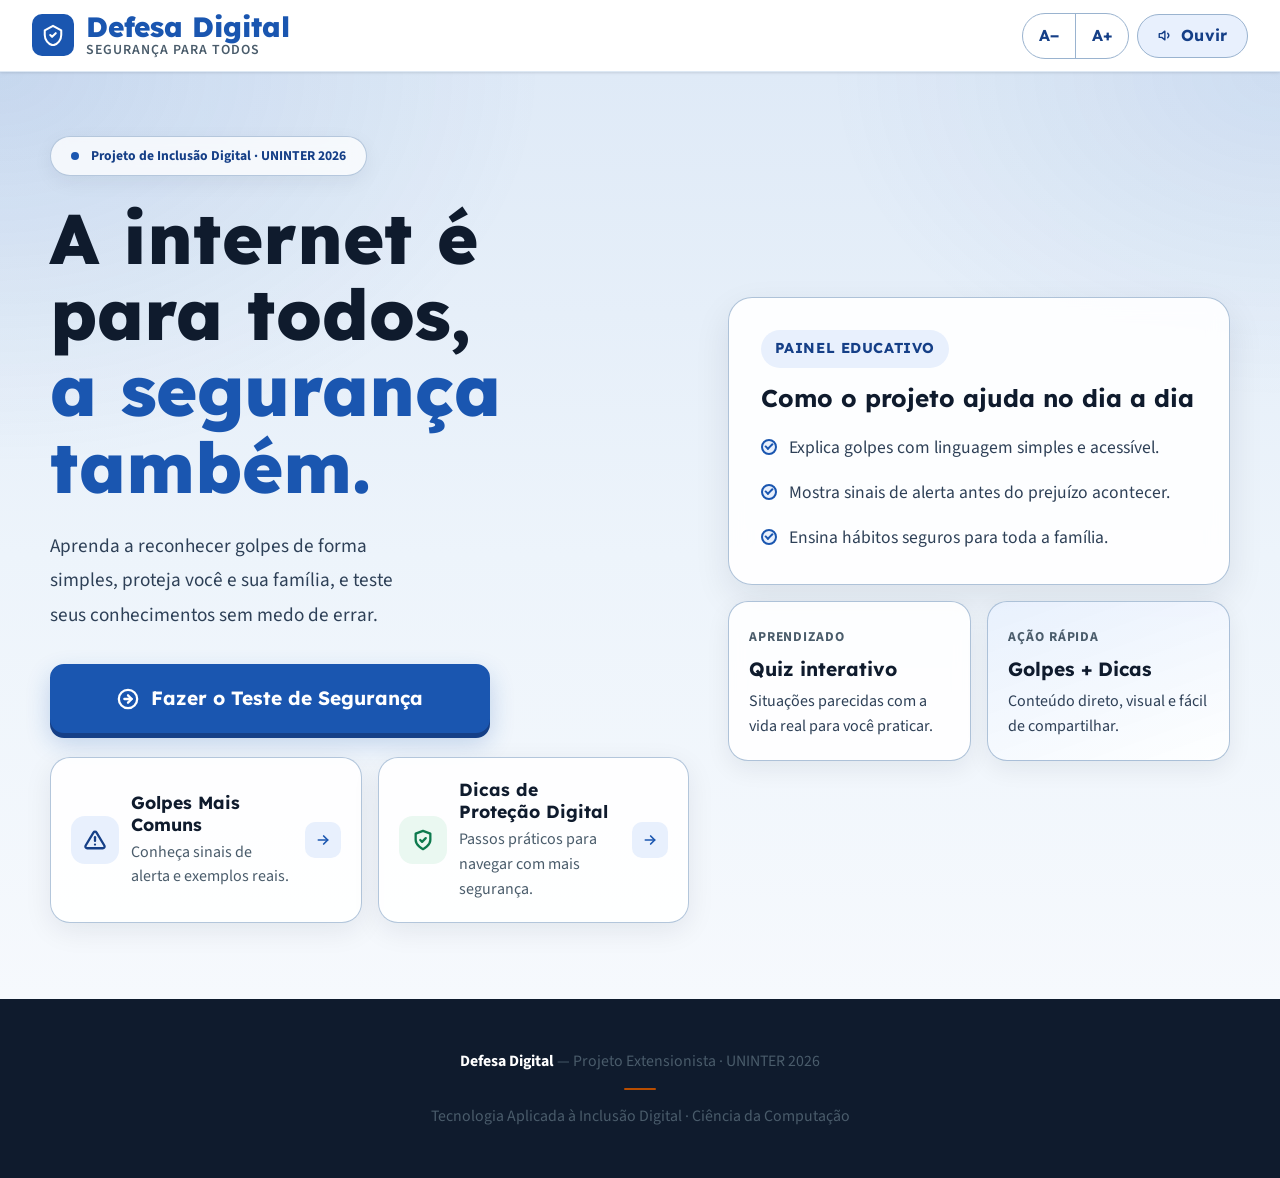
<file: index.html>
<!DOCTYPE html>
<html lang="pt-BR">
<head>
  <meta charset="UTF-8">
  <meta name="viewport" content="width=device-width, initial-scale=1.0">
  <title>Defesa Digital — Segurança para Todos</title>
  <meta name="description" content="Aprenda a reconhecer golpes digitais e proteja você e sua família. Projeto extensionista UNINTER 2026.">
  <link rel="stylesheet" href="css/base.css">
  <link rel="stylesheet" href="css/layout.css">
  <link rel="stylesheet" href="css/components.css">
  <link rel="stylesheet" href="css/index.css">
</head>
<body>

<header class="site-header">
  <a class="logo" href="#">
    <div class="logo-icon" aria-hidden="true">
      <svg width="22" height="22" viewBox="0 0 24 24" fill="none" stroke="#ffffff" stroke-width="2.2" stroke-linecap="round" stroke-linejoin="round">
        <path d="M12 2L3 7v5c0 5.25 3.75 10.15 9 11.25C17.25 22.15 21 17.25 21 12V7L12 2z"/>
        <polyline points="9 12 11 14 15 10"/>
      </svg>
    </div>
    <div class="logo-text">
      Defesa Digital
      <small>Segurança para Todos</small>
    </div>
  </a>
  <div class="header-actions">
    <div class="font-controls" aria-label="Tamanho da fonte">
      <button class="font-btn" onclick="changeFontSize(-1)" aria-label="Diminuir fonte" title="Diminuir fonte">A−</button>
      <button class="font-btn" onclick="changeFontSize(1)"  aria-label="Aumentar fonte" title="Aumentar fonte">A+</button>
    </div>
    <!-- Em index.html, quiz.html, golpes.html, dicas.html -->
<button class="tts-btn" id="tts-btn" onclick="toggleTTS()" aria-label="Ouvir conteúdo desta página">
  <svg width="15" height="15" viewBox="0 0 24 24" fill="none" stroke="currentColor" stroke-width="2.2" stroke-linecap="round" stroke-linejoin="round" aria-hidden="true">
    <polygon points="11 5 6 9 2 9 2 15 6 15 11 19 11 5"/>
    <path d="M15.54 8.46a5 5 0 0 1 0 7.07"/>
  </svg>
  <span class="btn-label">Ouvir</span>
</button>
  </div>
</header>

<main>
  <section class="hero hero-dashboard">
    <div class="hero-shell">

      <!-- Coluna esquerda: copy + CTA + cards de navegação -->
      <div class="hero-copy">
        <div class="alert-meter">
          <span class="alert-dot"></span>
          <span class="alert-meter-text">Projeto de Inclusão Digital · UNINTER 2026</span>
        </div>

        <h1>A internet é para todos,<br><em>a segurança também.</em></h1>

        <p class="hero-lead">
          Aprenda a reconhecer golpes de forma simples, proteja você e sua família,
          e teste seus conhecimentos sem medo de errar.
        </p>

        <div class="hero-actions-stacked">
          <a href="quiz.html" class="btn-hero-primary">
            <svg width="22" height="22" viewBox="0 0 24 24" fill="none" stroke="currentColor" stroke-width="2.5" stroke-linecap="round" stroke-linejoin="round" aria-hidden="true">
              <circle cx="12" cy="12" r="10"/>
              <polyline points="12 8 16 12 12 16"/>
              <line x1="8" y1="12" x2="16" y2="12"/>
            </svg>
            Fazer o Teste de Segurança
          </a>
        </div>

        <div class="hero-feature-grid" aria-label="Acessos rápidos">
          <a href="golpes.html" class="feature-card feature-card-alert">
            <div class="feature-card-icon" aria-hidden="true">
              <svg width="22" height="22" viewBox="0 0 24 24" fill="none" stroke="currentColor" stroke-width="2.5" stroke-linecap="round" stroke-linejoin="round"><path d="M10.29 3.86L1.82 18a2 2 0 0 0 1.71 3h16.94a2 2 0 0 0 1.71-3L13.71 3.86a2 2 0 0 0-3.42 0z"/><line x1="12" y1="9" x2="12" y2="13"/><line x1="12" y1="17" x2="12.01" y2="17"/></svg>
            </div>
            <div class="feature-card-body">
              <strong>Golpes Mais Comuns</strong>
              <span>Conheça sinais de alerta e exemplos reais.</span>
            </div>
            <span class="feature-card-arrow" aria-hidden="true">
              <svg width="16" height="16" viewBox="0 0 24 24" fill="none" stroke="currentColor" stroke-width="2.5" stroke-linecap="round" stroke-linejoin="round"><line x1="5" y1="12" x2="19" y2="12"/><polyline points="13 6 19 12 13 18"/></svg>
            </span>
          </a>

          <a href="dicas.html" class="feature-card feature-card-safe">
            <div class="feature-card-icon" aria-hidden="true">
              <svg width="22" height="22" viewBox="0 0 24 24" fill="none" stroke="currentColor" stroke-width="2.5" stroke-linecap="round" stroke-linejoin="round"><path d="M12 22s8-4 8-10V5l-8-3-8 3v7c0 6 8 10 8 10z"/><polyline points="9 12 11 14 15 10"/></svg>
            </div>
            <div class="feature-card-body">
              <strong>Dicas de Proteção Digital</strong>
              <span>Passos práticos para navegar com mais segurança.</span>
            </div>
            <span class="feature-card-arrow" aria-hidden="true">
              <svg width="16" height="16" viewBox="0 0 24 24" fill="none" stroke="currentColor" stroke-width="2.5" stroke-linecap="round" stroke-linejoin="round"><line x1="5" y1="12" x2="19" y2="12"/><polyline points="13 6 19 12 13 18"/></svg>
            </span>
          </a>
        </div>
      </div>

      <!-- Coluna direita: painel educativo -->
      <aside class="hero-panel" aria-label="Resumo educativo">
        <div class="hero-panel-main">
          <div class="panel-badge">Painel Educativo</div>
          <h2>Como o projeto ajuda no dia a dia</h2>
          <ul class="panel-checklist">
            <li>Explica golpes com linguagem simples e acessível.</li>
            <li>Mostra sinais de alerta antes do prejuízo acontecer.</li>
            <li>Ensina hábitos seguros para toda a família.</li>
          </ul>
        </div>

        <div class="hero-panel-stats">
          <div class="mini-panel">
            <span class="mini-panel-label">Aprendizado</span>
            <strong>Quiz interativo</strong>
            <p>Situações parecidas com a vida real para você praticar.</p>
          </div>
          <div class="mini-panel mini-panel-accent">
            <span class="mini-panel-label">Ação rápida</span>
            <strong>Golpes + Dicas</strong>
            <p>Conteúdo direto, visual e fácil de compartilhar.</p>
          </div>
        </div>
      </aside>

    </div>
  </section>
</main>

<footer class="site-footer">
  <strong>Defesa Digital</strong> — Projeto Extensionista · UNINTER 2026
  <div class="footer-divider"></div>
  Tecnologia Aplicada à Inclusão Digital · Ciência da Computação
</footer>

<script src="js/modal.js"></script>
<script src="js/dicas.js"></script>
<script src="js/app.js"></script>
<script src="js/tts.js"></script>

<script>
/* Tamanho de fonte */
let fontSize = 100;
function changeFontSize(dir) {
  fontSize = Math.min(140, Math.max(80, fontSize + dir * 10));
  document.documentElement.style.fontSize = fontSize + '%';
}
</script>

</body>
</html>
</file>
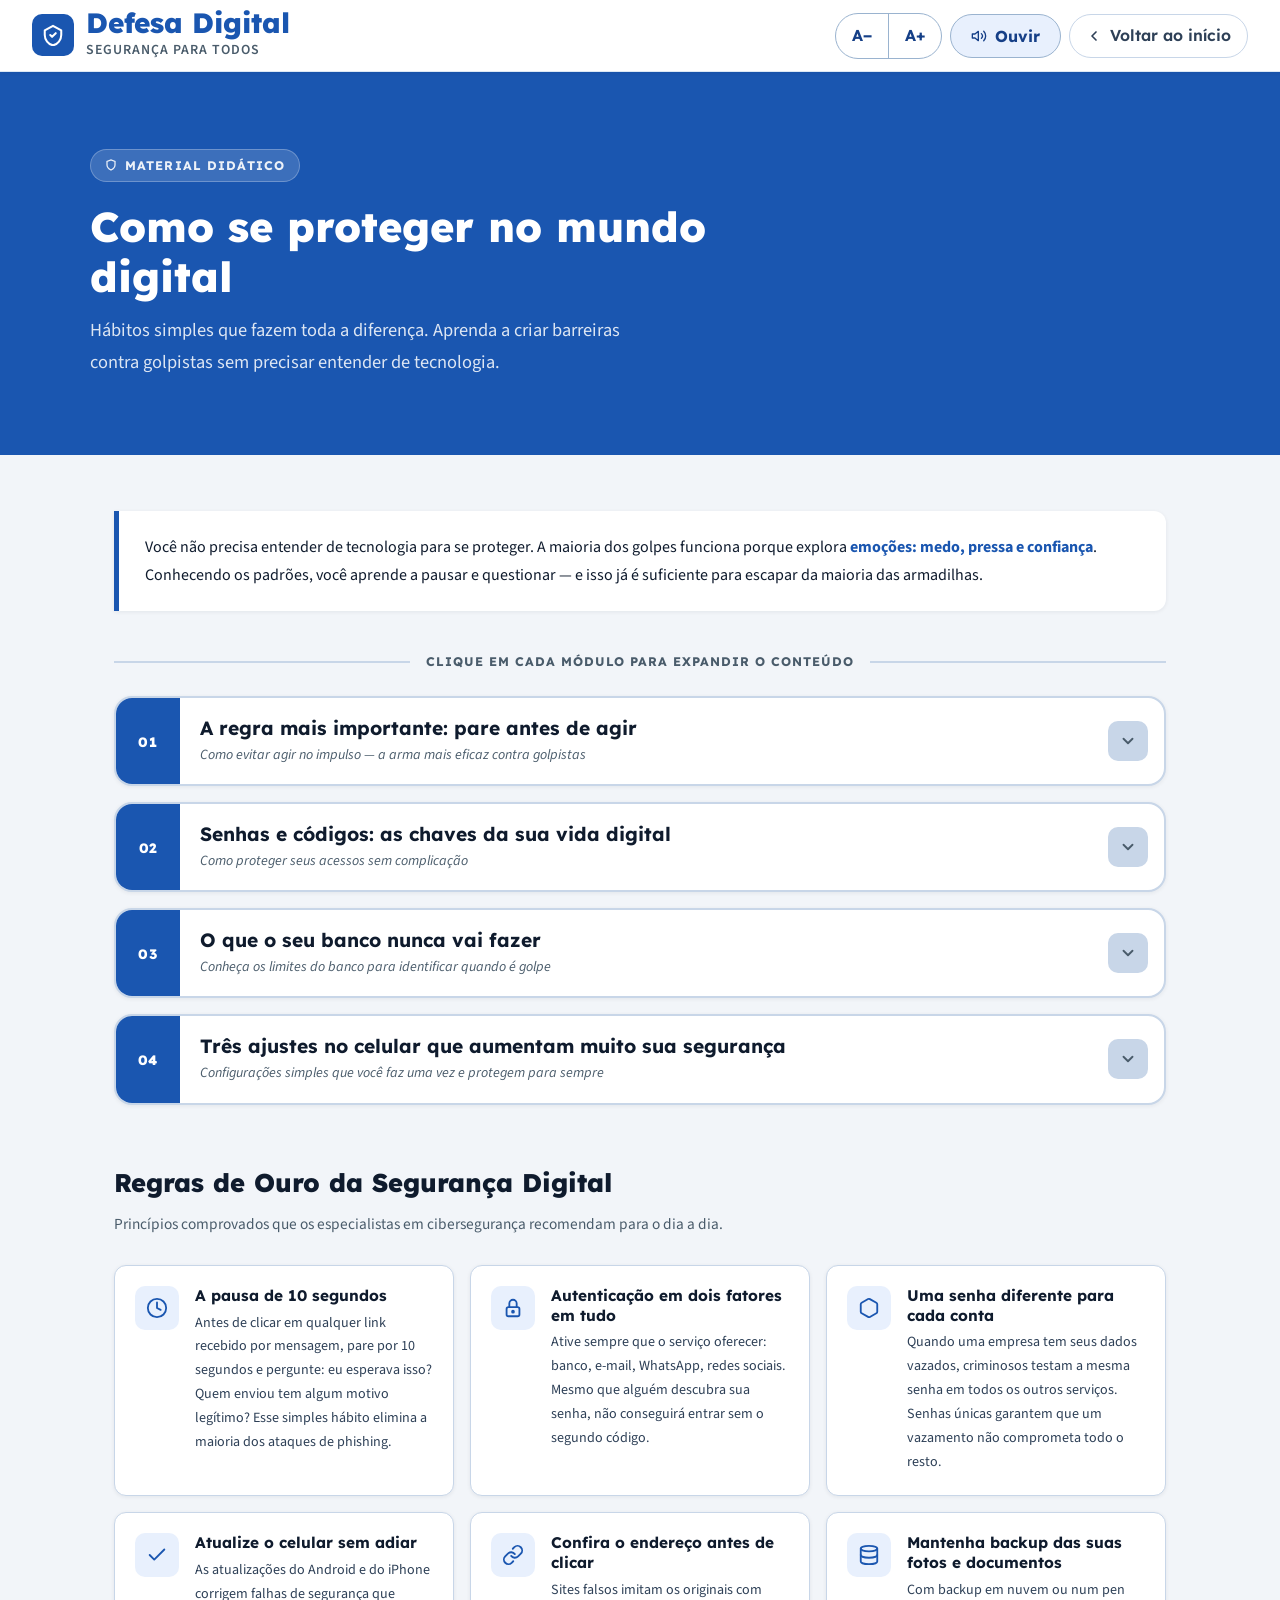
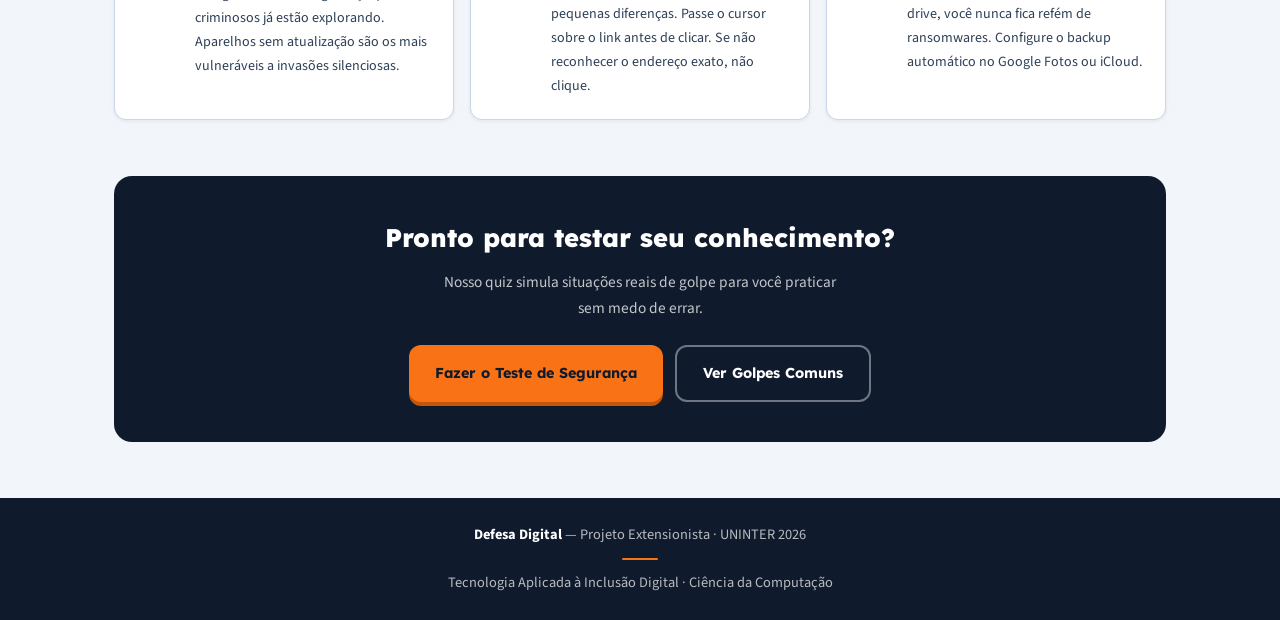
<file: dicas.html>
<!DOCTYPE html>
<html lang="pt-BR">
<head>
  <meta charset="UTF-8">
  <meta name="viewport" content="width=device-width, initial-scale=1.0">
  <title>Dicas de Proteção — Defesa Digital · UNINTER 2026</title>
  <meta name="description" content="Material didático sobre segurança digital: aprenda a proteger seus dados, senhas e contas de forma prática e acessível.">
  <link rel="preconnect" href="https://fonts.googleapis.com">
  <link rel="preconnect" href="https://fonts.gstatic.com" crossorigin>
  <link href="https://fonts.googleapis.com/css2?family=Lexend:wght@400;500;600;700;800&family=Source+Sans+3:wght@400;500;600;700&display=swap" rel="stylesheet">
  <link rel="stylesheet" href="css/shared-header.css">
  <link rel="stylesheet" href="css/dicas.css">
</head>
<body>

<header class="site-header">
  <a class="logo-link" href="index.html">
    <div class="logo-mark" aria-hidden="true">
      <svg width="22" height="22" viewBox="0 0 24 24" fill="none" stroke="#ffffff" stroke-width="2.2" stroke-linecap="round" stroke-linejoin="round">
        <path d="M12 2L3 7v5c0 5.25 3.75 10.15 9 11.25C17.25 22.15 21 17.25 21 12V7L12 2z"/>
        <polyline points="9 12 11 14 15 10"/>
      </svg>
    </div>
    <div>
      <div class="logo-title">Defesa Digital</div>
      <span class="logo-sub">Segurança para Todos</span>
    </div>
  </a>
  <div class="header-right">
    <div class="font-controls" aria-label="Tamanho da fonte">
      <button class="font-btn" onclick="changeFontSize(-1)" aria-label="Diminuir fonte" title="Diminuir fonte">A−</button>
      <button class="font-btn" onclick="changeFontSize(1)" aria-label="Aumentar fonte" title="Aumentar fonte">A+</button>
    </div>
    <button class="tts-btn" id="tts-btn" onclick="toggleTTS()" aria-label="Ouvir conteúdo desta página">
      <svg width="16" height="16" viewBox="0 0 24 24" fill="none" stroke="currentColor" stroke-width="2" stroke-linecap="round" stroke-linejoin="round" aria-hidden="true"><polygon points="11 5 6 9 2 9 2 15 6 15 11 19 11 5"/><path d="M19.07 4.93a10 10 0 0 1 0 14.14"/><path d="M15.54 8.46a5 5 0 0 1 0 7.07"/></svg>
      <span class="btn-label">Ouvir</span>
    </button>
    <a href="index.html" class="btn-back" aria-label="Voltar ao início">
      <svg width="16" height="16" viewBox="0 0 24 24" fill="none" stroke="currentColor" stroke-width="2.5" stroke-linecap="round" stroke-linejoin="round" aria-hidden="true"><polyline points="15 18 9 12 15 6"/></svg>
      <span class="back-label">Voltar ao início</span>
    </a>
  </div>
</header>

<section class="page-hero">
  <div class="page-hero-inner">
    <div class="eyebrow">
      <svg width="12" height="12" viewBox="0 0 24 24" fill="none" stroke="currentColor" stroke-width="2.5" aria-hidden="true"><path d="M12 22s8-4 8-10V5l-8-3-8 3v7c0 6 8 10 8 10z"/></svg>
      Material Didático
    </div>
    <h1>Como se proteger no mundo digital</h1>
    <p>Hábitos simples que fazem toda a diferença. Aprenda a criar barreiras contra golpistas sem precisar entender de tecnologia.</p>
  </div>
</section>

<main>
  <div class="page-body">

    <div class="intro-box">
      <p>Você não precisa entender de tecnologia para se proteger. A maioria dos golpes funciona porque explora <strong>emoções: medo, pressa e confiança</strong>. Conhecendo os padrões, você aprende a pausar e questionar — e isso já é suficiente para escapar da maioria das armadilhas.</p>
    </div>

    <div class="section-label">
      <div class="section-label-line"></div>
      <div class="section-label-text">Clique em cada módulo para expandir o conteúdo</div>
      <div class="section-label-line"></div>
    </div>

    <!-- Accórdeões gerados por js/dicas.js -->
    <div id="modulos-lista"></div>

    <!-- Regras de Ouro -->
    <section class="regras-section" aria-labelledby="regras-titulo">
      <h2 class="regras-titulo" id="regras-titulo">Regras de Ouro da Segurança Digital</h2>
      <p class="regras-subtitulo">Princípios comprovados que os especialistas em cibersegurança recomendam para o dia a dia.</p>
      <div class="regras-grid">

        <div class="regra-card">
          <div class="regra-icon" aria-hidden="true">
            <svg width="22" height="22" viewBox="0 0 24 24" fill="none" stroke="currentColor" stroke-width="2" stroke-linecap="round" stroke-linejoin="round"><circle cx="12" cy="12" r="10"/><polyline points="12 6 12 12 16 14"/></svg>
          </div>
          <div class="regra-corpo">
            <strong>A pausa de 10 segundos</strong>
            <p>Antes de clicar em qualquer link recebido por mensagem, pare por 10 segundos e pergunte: eu esperava isso? Quem enviou tem algum motivo legítimo? Esse simples hábito elimina a maioria dos ataques de phishing.</p>
          </div>
        </div>

        <div class="regra-card">
          <div class="regra-icon" aria-hidden="true">
            <svg width="22" height="22" viewBox="0 0 24 24" fill="none" stroke="currentColor" stroke-width="2" stroke-linecap="round" stroke-linejoin="round"><rect x="5" y="11" width="14" height="10" rx="2"/><path d="M8 11V7a4 4 0 0 1 8 0v4"/><circle cx="12" cy="16" r="1"/></svg>
          </div>
          <div class="regra-corpo">
            <strong>Autenticação em dois fatores em tudo</strong>
            <p>Ative sempre que o serviço oferecer: banco, e-mail, WhatsApp, redes sociais. Mesmo que alguém descubra sua senha, não conseguirá entrar sem o segundo código.</p>
          </div>
        </div>

        <div class="regra-card">
          <div class="regra-icon" aria-hidden="true">
            <svg width="22" height="22" viewBox="0 0 24 24" fill="none" stroke="currentColor" stroke-width="2" stroke-linecap="round" stroke-linejoin="round"><path d="M21 16V8a2 2 0 0 0-1-1.73l-7-4a2 2 0 0 0-2 0l-7 4A2 2 0 0 0 3 8v8a2 2 0 0 0 1 1.73l7 4a2 2 0 0 0 2 0l7-4A2 2 0 0 0 21 16z"/></svg>
          </div>
          <div class="regra-corpo">
            <strong>Uma senha diferente para cada conta</strong>
            <p>Quando uma empresa tem seus dados vazados, criminosos testam a mesma senha em todos os outros serviços. Senhas únicas garantem que um vazamento não comprometa todo o resto.</p>
          </div>
        </div>

        <div class="regra-card">
          <div class="regra-icon" aria-hidden="true">
            <svg width="22" height="22" viewBox="0 0 24 24" fill="none" stroke="currentColor" stroke-width="2" stroke-linecap="round" stroke-linejoin="round"><polyline points="20 6 9 17 4 12"/></svg>
          </div>
          <div class="regra-corpo">
            <strong>Atualize o celular sem adiar</strong>
            <p>As atualizações do Android e do iPhone corrigem falhas de segurança que criminosos já estão explorando. Aparelhos sem atualização são os mais vulneráveis a invasões silenciosas.</p>
          </div>
        </div>

        <div class="regra-card">
          <div class="regra-icon" aria-hidden="true">
            <svg width="22" height="22" viewBox="0 0 24 24" fill="none" stroke="currentColor" stroke-width="2" stroke-linecap="round" stroke-linejoin="round"><path d="M10 13a5 5 0 0 0 7.54.54l3-3a5 5 0 0 0-7.07-7.07l-1.72 1.71"/><path d="M14 11a5 5 0 0 0-7.54-.54l-3 3a5 5 0 0 0 7.07 7.07l1.71-1.71"/></svg>
          </div>
          <div class="regra-corpo">
            <strong>Confira o endereço antes de clicar</strong>
            <p>Sites falsos imitam os originais com pequenas diferenças. Passe o cursor sobre o link antes de clicar. Se não reconhecer o endereço exato, não clique.</p>
          </div>
        </div>

        <div class="regra-card">
          <div class="regra-icon" aria-hidden="true">
            <svg width="22" height="22" viewBox="0 0 24 24" fill="none" stroke="currentColor" stroke-width="2" stroke-linecap="round" stroke-linejoin="round"><ellipse cx="12" cy="5" rx="9" ry="3"/><path d="M21 12c0 1.66-4 3-9 3s-9-1.34-9-3"/><path d="M3 5v14c0 1.66 4 3 9 3s9-1.34 9-3V5"/></svg>
          </div>
          <div class="regra-corpo">
            <strong>Mantenha backup das suas fotos e documentos</strong>
            <p>Com backup em nuvem ou num pen drive, você nunca fica refém de ransomwares. Configure o backup automático no Google Fotos ou iCloud.</p>
          </div>
        </div>

      </div>
    </section>

    <div class="cta-final">
      <h2>Pronto para testar seu conhecimento?</h2>
      <p>Nosso quiz simula situações reais de golpe para você praticar sem medo de errar.</p>
      <div class="cta-btns">
        <a href="index.html" class="btn-cta btn-cta-primary">Fazer o Teste de Segurança</a>
        <a href="golpes.html" class="btn-cta btn-cta-outline">Ver Golpes Comuns</a>
      </div>
    </div>

  </div>
</main>

<footer class="site-footer">
  <strong>Defesa Digital</strong> — Projeto Extensionista · UNINTER 2026
  <div class="footer-divider"></div>
  Tecnologia Aplicada à Inclusão Digital · Ciência da Computação
</footer>

<script src="js/dicas.js"></script>
<script src="js/tts.js"></script>
<script>
  let fontSize = 100;
  function changeFontSize(dir) {
    fontSize = Math.min(140, Math.max(80, fontSize + dir * 10));
    document.documentElement.style.fontSize = fontSize + '%';
  }
</script>
</body>
</html>
</file>
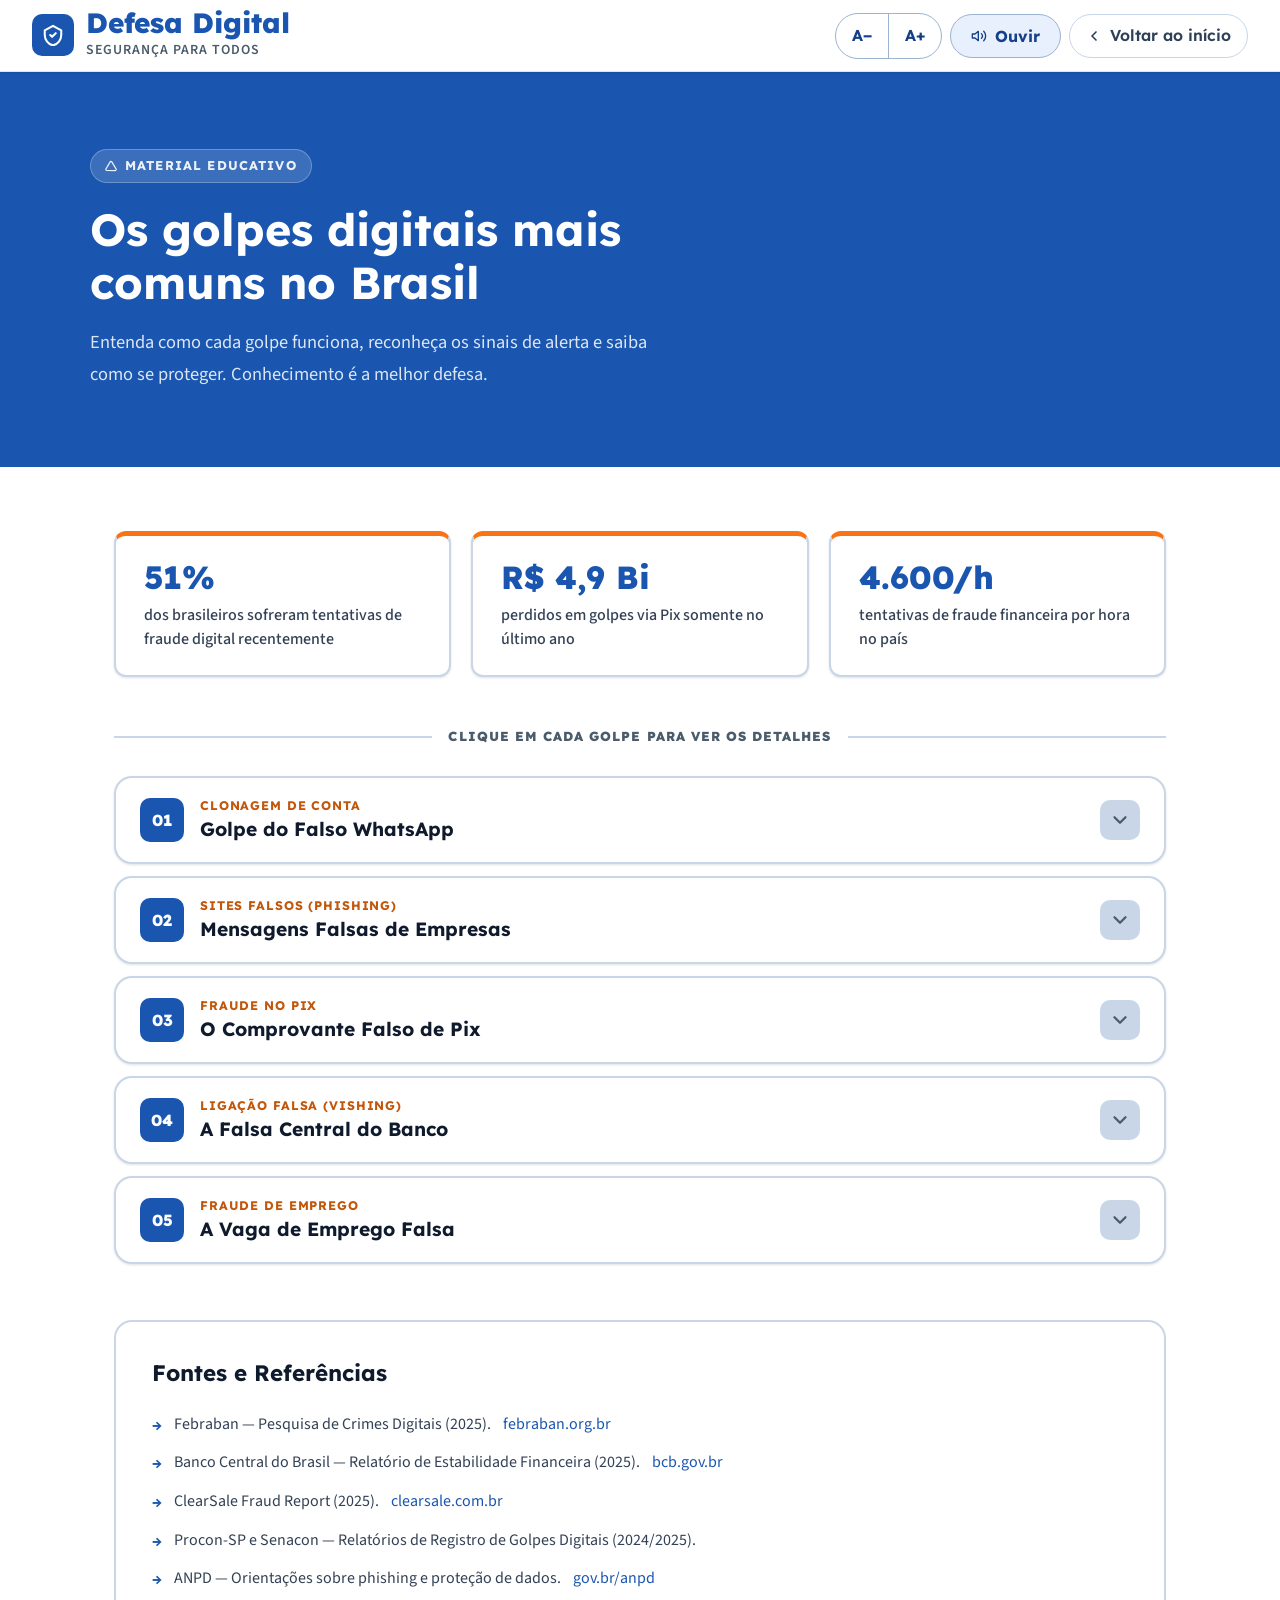
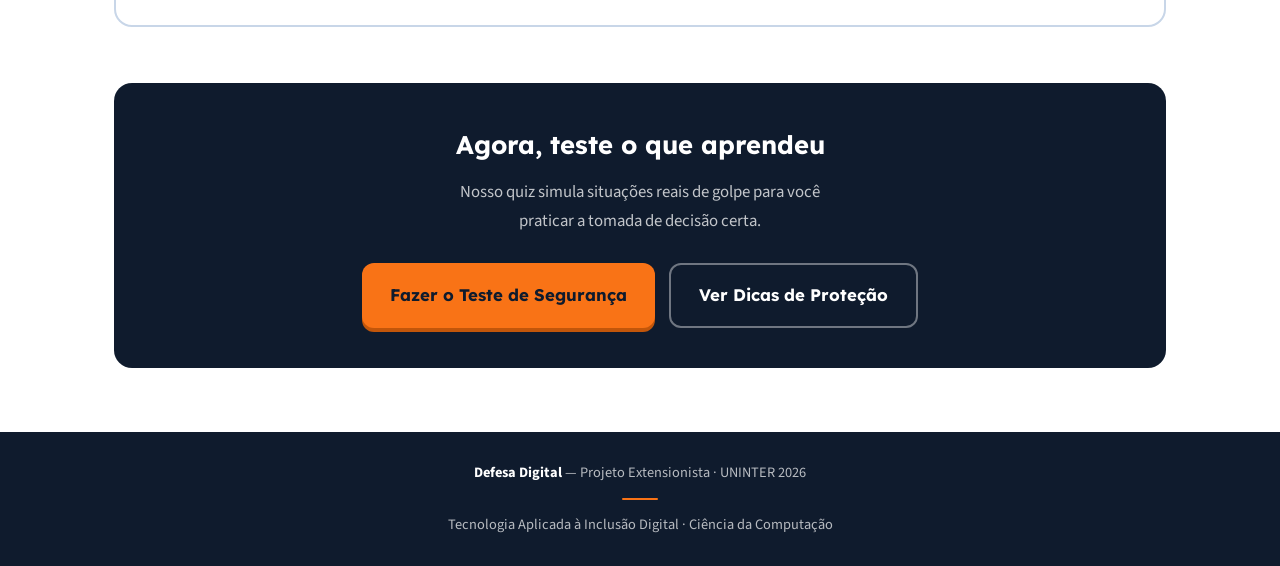
<file: golpes.html>
<!DOCTYPE html>
<html lang="pt-BR">
<head>
  <meta charset="UTF-8">
  <meta name="viewport" content="width=device-width, initial-scale=1.0">
  <title>Golpes Digitais — Defesa Digital · UNINTER 2026</title>
  <meta name="description" content="Conheça os golpes digitais mais comuns no Brasil e aprenda como se proteger de forma simples e prática.">
  <link rel="preconnect" href="https://fonts.googleapis.com">
  <link rel="preconnect" href="https://fonts.gstatic.com" crossorigin>
  <link href="https://fonts.googleapis.com/css2?family=Lexend:wght@400;500;600;700;800&family=Source+Sans+3:wght@300;400;500;600;700&display=swap" rel="stylesheet">
  <link rel="stylesheet" href="css/golpes.css">
  <link rel="stylesheet" href="css/shared-header.css">
</head>
<body>

<header class="site-header">
  <a class="logo-link" href="index.html">
    <div class="logo-mark" aria-hidden="true">
      <svg width="22" height="22" viewBox="0 0 24 24" fill="none" stroke="#ffffff" stroke-width="2.2" stroke-linecap="round" stroke-linejoin="round">
        <path d="M12 2L3 7v5c0 5.25 3.75 10.15 9 11.25C17.25 22.15 21 17.25 21 12V7L12 2z"/>
        <polyline points="9 12 11 14 15 10"/>
      </svg>
    </div>
    <div>
      <div class="logo-title">Defesa Digital</div>
      <span class="logo-sub">Segurança para Todos</span>
    </div>
  </a>
  <div class="header-right">
    <div class="font-controls" aria-label="Tamanho da fonte">
      <button class="font-btn" onclick="changeFontSize(-1)" aria-label="Diminuir fonte" title="Diminuir fonte">A−</button>
      <button class="font-btn" onclick="changeFontSize(1)" aria-label="Aumentar fonte" title="Aumentar fonte">A+</button>
    </div>
    <button class="tts-btn" id="tts-btn" onclick="toggleTTS()" aria-label="Ouvir conteúdo desta página">
      <svg width="16" height="16" viewBox="0 0 24 24" fill="none" stroke="currentColor" stroke-width="2" stroke-linecap="round" stroke-linejoin="round" aria-hidden="true"><polygon points="11 5 6 9 2 9 2 15 6 15 11 19 11 5"/><path d="M19.07 4.93a10 10 0 0 1 0 14.14"/><path d="M15.54 8.46a5 5 0 0 1 0 7.07"/></svg>
      Ouvir
    </button>
    <a href="index.html" class="btn-back">
      <svg width="16" height="16" viewBox="0 0 24 24" fill="none" stroke="currentColor" stroke-width="2.5" stroke-linecap="round" stroke-linejoin="round" aria-hidden="true"><polyline points="15 18 9 12 15 6"/></svg>
      <span class="back-label">Voltar ao início</span>
    </a>
  </div>
</header>

<section class="page-hero">
  <div class="page-hero-inner">
    <div class="eyebrow">
      <svg width="12" height="12" viewBox="0 0 24 24" fill="none" stroke="currentColor" stroke-width="2.5" aria-hidden="true"><path d="M10.29 3.86L1.82 18a2 2 0 0 0 1.71 3h16.94a2 2 0 0 0 1.71-3L13.71 3.86a2 2 0 0 0-3.42 0z"/></svg>
      Material Educativo
    </div>
    <h1>Os golpes digitais mais comuns no Brasil</h1>
    <p>Entenda como cada golpe funciona, reconheça os sinais de alerta e saiba como se proteger. Conhecimento é a melhor defesa.</p>
  </div>
</section>

<main>
  <div class="page-body">
    <div class="stats-row">
      <div class="stat-card">
        <div class="stat-number">51%</div>
        <div class="stat-label">dos brasileiros sofreram tentativas de fraude digital recentemente</div>
      </div>
      <div class="stat-card">
        <div class="stat-number">R$ 4,9 Bi</div>
        <div class="stat-label">perdidos em golpes via Pix somente no último ano</div>
      </div>
      <div class="stat-card">
        <div class="stat-number">4.600/h</div>
        <div class="stat-label">tentativas de fraude financeira por hora no país</div>
      </div>
    </div>

    <div class="section-label">
      <div class="section-label-line"></div>
      <div class="section-label-text">Clique em cada golpe para ver os detalhes</div>
      <div class="section-label-line"></div>
    </div>

    <div class="golpes-list" id="golpes-list"></div>

    <div class="fontes-secao" id="fontes">
      <h2>Fontes e Referências</h2>
      <ul class="fontes-lista">
        <li>Febraban — Pesquisa de Crimes Digitais (2025). <a href="https://febraban.org.br" target="_blank" rel="noopener">febraban.org.br</a></li>
        <li>Banco Central do Brasil — Relatório de Estabilidade Financeira (2025). <a href="https://bcb.gov.br" target="_blank" rel="noopener">bcb.gov.br</a></li>
        <li>ClearSale Fraud Report (2025). <a href="https://clearsale.com.br" target="_blank" rel="noopener">clearsale.com.br</a></li>
        <li>Procon-SP e Senacon — Relatórios de Registro de Golpes Digitais (2024/2025).</li>
        <li>ANPD — Orientações sobre phishing e proteção de dados. <a href="https://gov.br/anpd" target="_blank" rel="noopener">gov.br/anpd</a></li>
      </ul>
    </div>

    <div class="cta-final">
      <h2>Agora, teste o que aprendeu</h2>
      <p>Nosso quiz simula situações reais de golpe para você praticar a tomada de decisão certa.</p>
      <div class="cta-btns">
        <a href="index.html" class="btn-cta btn-cta-primary">Fazer o Teste de Segurança</a>
        <a href="dicas.html" class="btn-cta btn-cta-outline">Ver Dicas de Proteção</a>
      </div>
    </div>
  </div>
</main>

<footer class="site-footer">
  <strong>Defesa Digital</strong> — Projeto Extensionista · UNINTER 2026
  <div class="footer-divider"></div>
  Tecnologia Aplicada à Inclusão Digital · Ciência da Computação
</footer>

<script>
const GOLPES = [
  { id: 0, num: '01', type: 'Clonagem de Conta', name: 'Golpe do Falso WhatsApp',
    desc: 'O golpista finge ser alguém que você conhece — usando foto e nome copiados — ou rouba sua conta para pedir dinheiro emprestado ou Pix urgente para seus familiares. A velocidade e o apelo emocional são as armas principais.',
    signs: ['Mensagem de um número diferente dizendo que \"trocou de celular\" e pedindo para não ligar.','A situação é de emergência e a pessoa pede um código de 6 números que chegou no seu SMS.','A conta de destino do Pix está no nome de uma pessoa ou empresa que você não reconhece.'],
    protect: ['Ative a \"Verificação em Duas Etapas\" no WhatsApp (Ajustes → Conta → Verificação em duas etapas).','Sempre ligue para o número antigo da pessoa antes de enviar qualquer dinheiro ou código.','Nunca compartilhe códigos de SMS com ninguém — nem com quem diz ser do banco ou do WhatsApp.'],
    fonte: 'Febraban (2025) — Esse golpe responde por mais de 60% das fraudes registradas via aplicativos de mensagens no Brasil.' },
  { id: 1, num: '02', type: 'Sites Falsos (Phishing)', name: 'Mensagens Falsas de Empresas',
    desc: 'Os criminosos enviam SMS ou e-mails que imitam visualmente comunicações de empresas conhecidas (Correios, bancos, Serasa), alegando taxa pendente, pontos vencendo ou conta bloqueada. O objetivo é levar a vítima a um site falso onde digitará seus dados.',
    signs: ['SMS dizendo que sua encomenda está presa na alfândega e você precisa pagar uma taxa para liberar.','O link no SMS tem nome estranho ou erros de digitação (ex: correios-rastreio.net).','Ao abrir o link, a página já pede imediatamente sua senha do banco ou dados do cartão.'],
    protect: ['Nunca clique em links recebidos por SMS. Se quiser checar, abra o navegador e digite o endereço oficial.','Bancos e Correios reais nunca cobram taxas por SMS.','Verifique se o endereço do site começa com https:// — mas atenção: sites falsos também podem ter isso.'],
    fonte: 'ClearSale Fraud Report (2025) — O phishing por SMS cresceu 138% no Brasil entre 2023 e 2025.' },
  { id: 2, num: '03', type: 'Fraude no Pix', name: 'O Comprovante Falso de Pix',
    desc: 'Ao vender algo online, o golpista envia a foto de um comprovante de Pix que parece real — com logotipo de banco e todos os dados —, mas o dinheiro nunca é transferido. Existem aplicativos que criam comprovantes falsos em segundos.',
    signs: ['O comprovante chega por foto ou PDF, mas o banco não notifica e o saldo não muda.','O comprador tem muita pressa para buscar o produto logo após enviar o comprovante.','Alguém manda mensagem dizendo que fez um Pix errado para você e pede que devolva o dinheiro.'],
    protect: ['A única prova de pagamento que vale é abrir o aplicativo do seu banco e ver o dinheiro no saldo.','Se alguém transferiu por engano de verdade, o próprio banco tem o mecanismo de devolução (MED).','Nunca entregue produtos com base apenas em fotos ou PDFs de comprovantes.'],
    fonte: 'Senacon (2024) — Comprovantes falsificados são a principal modalidade de fraude em plataformas de compra e venda.' },
  { id: 3, num: '04', type: 'Ligação Falsa (Vishing)', name: 'A Falsa Central do Banco',
    desc: 'Alguém liga fingindo ser do banco, com tom profissional e técnico. Informa que o cartão foi clonado e pede confirmação de senha para bloquear a operação. Algumas versões pedem um Pix de verificação ou enviam alguém buscar o cartão.',
    signs: ['A ligação começa dizendo que houve uma compra suspeita de valor alto no seu cartão.','Pedem que você digit sua senha no teclado do telefone para cancelar a compra.','Sugerem que você faça um Pix de teste ou transfira dinheiro para uma conta segura do banco.'],
    protect: ['Bancos NUNCA pedem que você digit sua senha por telefone. Se pedirem, é golpe. Desligue imediatamente.','Desligue e ligue você mesmo para o número impresso atrás do seu cartão.','Não se deixe convencer mesmo que a pessoa saiba seu nome, CPF ou últimos dígitos do cartão.'],
    fonte: 'Febraban (2025) — Esse golpe tem o maior valor médio de prejuízo por vítima, frequentemente ultrapassando R$ 5.000.' },
  { id: 4, num: '05', type: 'Fraude de Emprego', name: 'A Vaga de Emprego Falsa',
    desc: 'O golpista anuncia vagas atraentes (home office, salário alto, sem experiência) e solicita documentos pessoais ou uma taxa de cadastro para confirmar a vaga. O objetivo é coletar dados para outras fraudes ou simplesmente roubar o dinheiro da taxa.',
    signs: ['A vaga pede documentos pessoais (RG, CPF, certidão de nascimento) antes de qualquer entrevista.','A empresa pede que você pague uma taxa para reservar a vaga ou custear o uniforme.','O salário oferecido é muito acima da média para uma função que não exige qualificação.'],
    protect: ['Empresa séria nunca cobra para contratar. Se pedirem dinheiro para ter o emprego, é 100% golpe.','Pesquise o CNPJ da empresa no site da Receita Federal antes de enviar documentos.','Nunca envie fotos de documentos pelo WhatsApp para vagas encontradas em grupos de redes sociais.'],
    fonte: 'Polícia Federal e Procon (2024/2025) — Golpes de emprego cresceram com a digitalização dos processos seletivos.' }
];

const list = document.getElementById('golpes-list');
GOLPES.forEach(g => {
  const card = document.createElement('div');
  card.className = 'golpe-card';
  card.innerHTML = `
    <button class="golpe-header" aria-expanded="false" aria-controls="body-${g.id}">
      <div class="golpe-header-left">
        <div class="golpe-num" aria-hidden="true">${g.num}</div>
        <div class="golpe-header-texts">
          <div class="golpe-type">${g.type}</div>
          <div class="golpe-name">${g.name}</div>
        </div>
      </div>
      <div class="golpe-chevron" aria-hidden="true">
        <svg width="22" height="22" viewBox="0 0 24 24" fill="none" stroke="currentColor" stroke-width="2.5" stroke-linecap="round" stroke-linejoin="round">
          <polyline points="6 9 12 15 18 9"/>
        </svg>
      </div>
    </button>
    <div class="golpe-body" id="body-${g.id}" role="region">
      <div class="golpe-body-inner">
        <p class="golpe-desc">${g.desc}</p>
        <div>
          <div class="golpe-col-title alert">Sinais de alerta</div>
          <div class="golpe-items">${g.signs.map((s,i)=>`<div class="golpe-item alert"><span class="golpe-item-marker" aria-hidden="true">${i+1}</span><span>${s}</span></div>`).join('')}</div>
        </div>
        <div>
          <div class="golpe-col-title safe">Como se proteger</div>
          <div class="golpe-items">${g.protect.map((p,i)=>`<div class="golpe-item safe"><span class="golpe-item-marker" aria-hidden="true">${i+1}</span><span>${p}</span></div>`).join('')}</div>
        </div>
        <div class="golpe-fonte"><strong>Contexto e fonte</strong>${g.fonte} <a href="#fontes">Ver referências completas</a></div>
      </div>
    </div>`;
  const btn  = card.querySelector('.golpe-header');
  const body = card.querySelector('.golpe-body');
  btn.addEventListener('click', () => {
    const isOpen = body.classList.toggle('open');
    btn.setAttribute('aria-expanded', String(isOpen));
  });
  list.appendChild(card);
});
</script>
<script src="js/tts.js"></script>
<script>
  let fontSize = 100;
  function changeFontSize(dir) {
    fontSize = Math.min(140, Math.max(80, fontSize + dir * 10));
    document.documentElement.style.fontSize = fontSize + '%';
  }
</script>
</body>
</html>
</file>
<file: css/base.css>
/* ══════════════════════════════════
   BASE.CSS — Reset, Variáveis, Tipografia Global
   Projeto: Defesa Digital · UNINTER 2026
   SISTEMA VISUAL UNIFICADO v2
   Fonte única de verdade — nenhuma página
   pode ter cores ou tokens "soltos" fora daqui.
══════════════════════════════════ */

@import url('https://fonts.googleapis.com/css2?family=Lexend:wght@400;500;600;700;800&family=Source+Sans+3:wght@300;400;500;600;700&display=swap');

/* ── Reset ── */
*, *::before, *::after { box-sizing: border-box; margin: 0; padding: 0; }

/* ══════════════════════════════════
   DESIGN TOKENS
   WCAG AA/AAA verificados:
   --primary       #1A56B0  → 7.0:1 s/ branco ✅ AAA
   --primary-dark  #153F87  → 10.0:1 s/ branco ✅ AAA
   --text          #0F1B2D  → 17.3:1 s/ branco ✅ AAA
   --text-secondary #2E4057 → 9.2:1  s/ branco ✅ AAA (escurecido p/ instruções)
   --text-muted    #4A5C6B  → 4.8:1  s/ branco ✅ AA
   --accent        #B84D00  → 6.3:1  s/ branco ✅ AA
   --success       #0D7A4E  → 5.4:1  s/ branco ✅ AA
   --danger        #C81F1F  → 5.7:1  s/ branco ✅ AA
══════════════════════════════════ */
:root {
  /* ── PALETA PRINCIPAL ── */
  --primary:          #1A56B0;
  --primary-dark:     #153F87;
  --primary-deeper:   #0f2d63;
  --primary-light:    #E8F0FD;
  --primary-tint:     #f0f5fe;

  /* ── ACCENT ── */
  --accent:           #B84D00;
  --accent-dark:      #8A3900;
  --accent-light:     #FEF0E6;
  --accent-vivid:     #F97316; /* apenas decorativo/ícones — NUNCA fundo de texto */

  /* ── SUPERFÍCIES ── */
  --bg:               #FFFFFF;
  --bg-soft:          #F2F5F9;
  --bg-hero:          linear-gradient(180deg, #DCE8F6 0%, #EEF4FC 100%);
  --surface:          #FFFFFF;
  --border:           #C8D6E8;
  --border-strong:    #9AB3CF;
  --border-subtle:    #DDE8F4;

  /* ── TEXTOS ── */
  --text:             #0F1B2D;
  --text-secondary:   #2E4057; /* escurecido: 9.2:1 ✅ AAA — para instruções/corpo */
  --text-muted:       #4A5C6B; /* 4.8:1 ✅ AA em qualquer tamanho */
  --text-on-primary:  #FFFFFF;

  /* ── FEEDBACK ── */
  --success:          #0D7A4E;
  --success-bg:       #D1FAE5;
  --success-border:   #6EE7B7;
  --danger:           #C81F1F;
  --danger-bg:        #FEE2E2;
  --danger-border:    #F87171;
  --warning:          #B45309;
  --warning-bg:       #FFFBEB;
  --warning-border:   #FCD34D;
  --warning-text:     #78350F;
  --info-bg:          #EFF6FF;
  --info-border:      #BFDBFE;

  /* ── TIPOGRAFIA ── */
  --font-display:     'Lexend', sans-serif;
  --font-body:        'Source Sans 3', sans-serif;

  /* Escala fluida — clamp(min, preferido, max) */
  --text-xs:   clamp(0.78rem,  0.75rem + 0.15vw, 0.875rem); /* 12.5–14px */
  --text-sm:   clamp(0.9rem,   0.87rem + 0.15vw, 1rem);     /* 14.4–16px */
  --text-base: clamp(1rem,     0.97rem + 0.15vw, 1.125rem); /* 16–18px   */
  --text-lg:   clamp(1.15rem,  1.05rem + 0.5vw,  1.375rem); /* 18–22px   */
  --text-xl:   clamp(1.35rem,  1.1rem  + 1.2vw,  1.75rem);  /* 21–28px   */
  --text-2xl:  clamp(1.7rem,   1.2rem  + 2.5vw,  2.5rem);   /* 27–40px   */
  --text-3xl:  clamp(2.2rem,   1.4rem  + 4vw,    3.5rem);   /* 35–56px   */
  --text-hero: clamp(2.6rem,   1.2rem  + 7vw,    5rem);     /* 41–80px   */

  /* ── ESPAÇAMENTO (base 4px) ── */
  --space-1:  0.25rem;  --space-2:  0.5rem;   --space-3:  0.75rem;
  --space-4:  1rem;     --space-5:  1.25rem;  --space-6:  1.5rem;
  --space-8:  2rem;     --space-10: 2.5rem;   --space-12: 3rem;
  --space-16: 4rem;     --space-20: 5rem;     --space-24: 6rem;

  /* ── BORDAS ── */
  --radius-xs:   6px;
  --radius-sm:   10px;
  --radius:      14px;
  --radius-lg:   20px;
  --radius-xl:   28px;
  --radius-full: 9999px;

  /* ── SOMBRAS ── */
  --shadow-xs:      0 1px 2px rgba(15, 27, 45, 0.06);
  --shadow-sm:      0 1px 3px rgba(15, 27, 45, 0.08), 0 1px 2px rgba(15, 27, 45, 0.05);
  --shadow:         0 4px 12px rgba(15, 27, 45, 0.09), 0 2px 4px rgba(15, 27, 45, 0.05);
  --shadow-md:      0 8px 24px rgba(15, 27, 45, 0.11), 0 3px 6px rgba(15, 27, 45, 0.06);
  --shadow-lg:      0 16px 40px rgba(15, 27, 45, 0.13), 0 6px 12px rgba(15, 27, 45, 0.07);
  --shadow-xl:      0 28px 60px rgba(15, 27, 45, 0.18);
  --shadow-primary: 0 6px 20px rgba(26, 86, 176, 0.30);
  --shadow-accent:  0 6px 20px rgba(184, 77, 0, 0.28);

  /* ── TRANSIÇÕES ── */
  --ease-out:        cubic-bezier(0.16, 1, 0.3, 1);
  --ease-in-out:     cubic-bezier(0.4, 0, 0.2, 1);
  --transition-fast: 150ms cubic-bezier(0.16, 1, 0.3, 1);
  --transition-base: 220ms cubic-bezier(0.16, 1, 0.3, 1);
  --transition-slow: 350ms cubic-bezier(0.16, 1, 0.3, 1);

  /* ── LAYOUT ── */
  --content-narrow: 640px;
  --content:        960px;
  --content-wide:   1200px;
  --header-h:       72px;
}

/* ── HTML base ── */
html {
  scroll-behavior: smooth;
  scroll-padding-top: calc(var(--header-h) + var(--space-4));
  font-size: 16px;
  -moz-text-size-adjust: none;
  -webkit-text-size-adjust: none;
  text-size-adjust: none;
}

body {
  font-family: var(--font-body);
  font-size: var(--text-base);
  color: var(--text);
  background: var(--bg);
  min-height: 100vh;
  display: flex;
  flex-direction: column;
  overflow-x: hidden;
  -webkit-font-smoothing: antialiased;
  -moz-osx-font-smoothing: grayscale;
  text-rendering: optimizeLegibility;
  line-height: 1.65;
}

main { flex: 1; }

/* ── Tipografia ── */
h1, h2, h3, h4, h5, h6 {
  font-family: var(--font-display);
  line-height: 1.2;
  color: var(--text);
  text-wrap: balance;
}
h1 { font-size: var(--text-3xl); font-weight: 800; }
h2 { font-size: var(--text-2xl); font-weight: 700; }
h3 { font-size: var(--text-xl);  font-weight: 700; }
h4 { font-size: var(--text-lg);  font-weight: 700; }

p {
  font-size: var(--text-base);
  line-height: 1.75;
  text-wrap: pretty;
  max-width: 72ch;
}
p + p { margin-top: var(--space-3); }

a {
  color: var(--primary);
  text-decoration: none;
  transition: color var(--transition-fast);
}
a:hover {
  color: var(--primary-dark);
  text-decoration: underline;
  text-underline-offset: 3px;
}

strong { font-weight: 700; color: var(--text); }
small  { font-size: var(--text-xs); color: var(--text-muted); }

img, picture, video, canvas, svg { display: block; max-width: 100%; height: auto; }
input, button, textarea, select  { font: inherit; color: inherit; }
button { cursor: pointer; background: none; border: none; }
table  { border-collapse: collapse; width: 100%; }

/* ── Focus ── */
:focus-visible {
  outline: 3px solid var(--primary);
  outline-offset: 3px;
  border-radius: var(--radius-xs);
}

/* ── Seleção ── */
::selection {
  background: rgba(26, 86, 176, 0.18);
  color: var(--text);
}

/* ── Skip link ── */
.skip-link {
  position: absolute;
  top: -100%;
  left: var(--space-4);
  padding: var(--space-2) var(--space-4);
  background: var(--primary);
  color: #fff;
  border-radius: var(--radius-sm);
  font-weight: 700;
  font-size: var(--text-sm);
  z-index: 9999;
  transition: top var(--transition-fast);
}
.skip-link:focus { top: var(--space-2); }

/* ── Movimento reduzido ── */
@media (prefers-reduced-motion: reduce) {
  *, *::before, *::after {
    animation-duration: 0.01ms !important;
    transition-duration: 0.01ms !important;
    scroll-behavior: auto !important;
  }
}

/* ── Utilitários globais ── */
.sr-only {
  position: absolute; width: 1px; height: 1px;
  padding: 0; margin: -1px; overflow: hidden;
  clip: rect(0,0,0,0); white-space: nowrap; border: 0;
}
.text-center { text-align: center; }
.text-muted  { color: var(--text-muted); }
</file>
<file: css/layout.css>
/* ══════════════════════════════════
   LAYOUT.CSS — Container, Header, Footer
   Projeto: Defesa Digital · UNINTER 2026
   SISTEMA VISUAL UNIFICADO v2
══════════════════════════════════ */

/* ────────────────────────────────
   CONTAINER PADRÃO
   Usado em TODAS as páginas para
   alinhamento milimétrico.
──────────────────────────────── */
.container {
  width: 100%;
  max-width: var(--content-wide);
  margin-inline: auto;
  padding-inline: clamp(var(--space-4), 4vw, var(--space-12));
}
.container--narrow  { max-width: var(--content-narrow); }
.container--default { max-width: var(--content); }
.container--wide    { max-width: var(--content-wide); }

/* ────────────────────────────────
   HEADER — sticky, responsivo
   Presente em TODAS as páginas
──────────────────────────────── */
.site-header {
  background: var(--bg);
  border-bottom: 1.5px solid var(--border-subtle);
  padding: 0 clamp(var(--space-4), 3vw, var(--space-8));
  display: flex;
  align-items: center;
  justify-content: space-between;
  height: var(--header-h);
  position: sticky;
  top: 0;
  z-index: 100;
  box-shadow: var(--shadow-sm);
  gap: var(--space-3);
}

/* ── Logo ── */
.logo,
.logo-link {
  display: flex;
  align-items: center;
  gap: var(--space-3);
  text-decoration: none;
  flex-shrink: 0;
  min-width: 0;
}
.logo:hover, .logo-link:hover { text-decoration: none; }

.logo-icon,
.logo-mark {
  width: 42px;
  height: 42px;
  background: var(--primary);
  border-radius: var(--radius-sm);
  display: flex;
  align-items: center;
  justify-content: center;
  flex-shrink: 0;
  transition: background var(--transition-fast);
}
.logo:hover .logo-icon,
.logo-link:hover .logo-mark { background: var(--primary-dark); }

.logo-text,
.logo-title {
  font-family: var(--font-display);
  font-size: var(--text-xl);
  font-weight: 800;
  color: var(--primary);
  line-height: 1.1;
  white-space: nowrap;
}

.logo-text small,
.logo-sub {
  display: block;
  font-family: var(--font-body);
  font-size: var(--text-xs);
  font-weight: 600;
  color: var(--text-muted);
  text-transform: uppercase;
  letter-spacing: 0.07em;
}

/* ────────────────────────────────
   BOTÕES DE ACESSIBILIDADE
   A− / A+ / Ouvir — TODAS as páginas
   Definidos UMA VEZ aqui, herdados por todas.
──────────────────────────────── */
.header-actions,
.header-right {
  display: flex;
  align-items: center;
  gap: var(--space-2);
  flex-shrink: 0;
}

/* Grupo segmentado A− / A+ (pill) */
.font-controls {
  display: inline-flex;
  align-items: center;
  border: 1.5px solid var(--border-strong);
  border-radius: var(--radius-full);
  overflow: hidden;
  background: var(--bg);
  flex-shrink: 0;
}

.font-btn {
  display: inline-flex;
  align-items: center;
  justify-content: center;
  /* Tamanho mínimo WCAG 2.5.5: 44×44px */
  min-height: 44px;
  min-width: 44px;
  height: 42px;
  padding: 0 var(--space-4);
  background: transparent;
  color: var(--primary-dark);
  font-family: var(--font-display);
  font-size: var(--text-sm);
  font-weight: 700;
  border: none;
  border-right: 1.5px solid var(--border-strong);
  cursor: pointer;
  line-height: 1;
  letter-spacing: 0.01em;
  transition: background var(--transition-fast), color var(--transition-fast);
  white-space: nowrap;
}
.font-btn:last-child { border-right: none; }
.font-btn:hover  { background: var(--primary); color: #fff; }
.font-btn:active { background: var(--primary-dark); color: #fff; }

/* Botão Ouvir / TTS */
.tts-btn {
  display: inline-flex;
  align-items: center;
  gap: var(--space-2);
  /* Tamanho mínimo WCAG 2.5.5: 44×44px */
  min-height: 44px;
  height: 42px;
  padding: 0 var(--space-5);
  background: var(--primary-light);
  color: var(--primary-dark);
  font-family: var(--font-display);
  font-size: var(--text-sm);
  font-weight: 700;
  border: 1.5px solid var(--border-strong);
  border-radius: var(--radius-full);
  cursor: pointer;
  white-space: nowrap;
  line-height: 1;
  letter-spacing: 0.01em;
  flex-shrink: 0;
  transition:
    background var(--transition-fast),
    color var(--transition-fast),
    border-color var(--transition-fast),
    box-shadow var(--transition-fast);
}
.tts-btn:hover {
  background: var(--primary);
  border-color: var(--primary);
  color: #fff;
  box-shadow: var(--shadow-primary);
}
.tts-btn:active {
  background: var(--primary-dark);
  border-color: var(--primary-dark);
  color: #fff;
}
.tts-btn.speaking {
  background: var(--primary);
  border-color: var(--primary);
  color: #fff;
  box-shadow: 0 0 0 3px rgba(26, 86, 176, 0.22);
}

/* Botão Voltar */
.btn-back {
  display: inline-flex;
  align-items: center;
  gap: var(--space-2);
  min-height: 44px;
  height: 42px;
  padding: 0 var(--space-4);
  background: transparent;
  color: var(--text-secondary);
  font-family: var(--font-display);
  font-size: var(--text-sm);
  font-weight: 600;
  border: 1.5px solid var(--border);
  border-radius: var(--radius-full);
  text-decoration: none;
  white-space: nowrap;
  flex-shrink: 0;
  transition:
    background var(--transition-fast),
    color var(--transition-fast),
    border-color var(--transition-fast);
}
.btn-back:hover {
  background: var(--bg-soft);
  border-color: var(--border-strong);
  color: var(--text);
  text-decoration: none;
}

/* ────────────────────────────────
   FOOTER
──────────────────────────────── */
.site-footer {
  background: var(--text);
  color: rgba(255, 255, 255, 0.6);
  text-align: center;
  padding: clamp(var(--space-8), 5vw, var(--space-12)) var(--space-6);
  font-size: var(--text-sm);
  font-family: var(--font-body);
  line-height: 1.8;
}
.site-footer strong { color: #fff; font-weight: 700; }
.site-footer a {
  color: rgba(255, 255, 255, 0.75);
  text-decoration: underline;
  text-underline-offset: 3px;
}
.footer-divider {
  width: 32px;
  height: 2px;
  background: var(--accent);
  margin: var(--space-3) auto;
  border-radius: var(--radius-full);
}

/* ────────────────────────────────
   RESPONSIVIDADE DO HEADER
──────────────────────────────── */
@media (max-width: 768px) {
  .site-header {
    padding: 0 var(--space-4);
  }

  /* Esconde rótulo de texto, mantém ícone */
  .tts-btn .btn-label { display: none; }
  .btn-back .back-label { display: none; }

  .tts-btn {
    padding: 0 var(--space-3);
    min-width: 44px;
    justify-content: center;
  }
  .btn-back {
    padding: 0 var(--space-3);
    min-width: 44px;
    justify-content: center;
  }
}

@media (max-width: 480px) {
  /* Oculta subtítulo do logo em telas muito pequenas */
  .logo-text small,
  .logo-sub { display: none; }

  .logo-text,
  .logo-title { font-size: var(--text-lg); }
}
</file>
<file: css/components.css>
/* ══════════════════════════════════
   COMPONENTS.CSS — Sistema de componentes
   Projeto: Defesa Digital · UNINTER 2026
   SISTEMA VISUAL UNIFICADO v2
══════════════════════════════════ */

/* ────────────────────────────────
   CARD BASE — classe raiz de TODOS os cards
   Todo bloco com fundo branco herda daqui.
   Foge do genérico: padding generoso,
   radius moderno, sombra difusa, sem bordas coloridas.
──────────────────────────────── */
.card-base {
  background: var(--surface);
  border: 1.5px solid var(--border-subtle);
  border-radius: var(--radius-lg);
  padding: clamp(var(--space-5), 3vw, var(--space-8));
  box-shadow: var(--shadow-sm);
  transition:
    box-shadow var(--transition-base),
    border-color var(--transition-base),
    transform var(--transition-base);
}

/* Variante interativa (cards clicáveis) */
.card-base--interactive { cursor: pointer; }
.card-base--interactive:hover {
  box-shadow: var(--shadow-md);
  border-color: var(--border-strong);
  transform: translateY(-3px);
}
.card-base--interactive:active {
  transform: translateY(0);
  box-shadow: var(--shadow-sm);
}

/* Variante informativa */
.card-base--info {
  border-left: 4px solid var(--primary);
  border-top-left-radius: var(--radius-xs);
  border-bottom-left-radius: var(--radius-xs);
}

/* Variante aviso */
.card-base--warning {
  background: var(--warning-bg);
  border-color: var(--warning-border);
  border-left: 4px solid var(--warning);
  border-top-left-radius: var(--radius-xs);
  border-bottom-left-radius: var(--radius-xs);
}

/* Variante elevada */
.card-base--raised { box-shadow: var(--shadow-md); }

/* ── Grid de cards ── */
.card-grid {
  display: grid;
  grid-template-columns: repeat(auto-fill, minmax(min(300px, 100%), 1fr));
  gap: clamp(var(--space-4), 2.5vw, var(--space-6));
  align-items: stretch; /* alturas idênticas */
}
.card-grid--2 {
  grid-template-columns: repeat(auto-fill, minmax(min(440px, 100%), 1fr));
}
.card-grid--3 {
  grid-template-columns: repeat(3, 1fr);
}
.card-grid--6 {
  grid-template-columns: repeat(3, 1fr);
}

@media (max-width: 1024px) {
  .card-grid--3,
  .card-grid--6 { grid-template-columns: repeat(2, 1fr); }
}
@media (max-width: 600px) {
  .card-grid--3,
  .card-grid--6,
  .card-grid--2 { grid-template-columns: 1fr; }
}

/* ────────────────────────────────
   BOTÕES — Sistema unificado
──────────────────────────────── */
.btn {
  display: inline-flex;
  align-items: center;
  justify-content: center;
  gap: var(--space-2);
  min-height: 48px;
  padding: var(--space-3) var(--space-6);
  border-radius: var(--radius);
  font-family: var(--font-display);
  font-size: var(--text-base);
  font-weight: 700;
  line-height: 1.25;
  text-decoration: none;
  cursor: pointer;
  border: 2px solid transparent;
  white-space: nowrap;
  transition:
    background var(--transition-fast),
    color var(--transition-fast),
    border-color var(--transition-fast),
    box-shadow var(--transition-fast),
    transform var(--transition-fast);
}
.btn:hover { text-decoration: none; }
.btn:active { transform: translateY(1px); }
.btn svg { flex-shrink: 0; }

/* Primário — azul sólido com efeito 3D sutil */
.btn-primary {
  background: var(--primary);
  color: #fff;
  border-color: var(--primary);
  box-shadow: 0 4px 0 var(--primary-dark), var(--shadow-primary);
}
.btn-primary:hover {
  background: var(--primary-dark);
  border-color: var(--primary-dark);
  box-shadow: 0 6px 0 var(--primary-deeper), var(--shadow-primary);
  transform: translateY(-2px);
  color: #fff;
}
.btn-primary:active {
  transform: translateY(3px);
  box-shadow: 0 1px 0 var(--primary-dark);
}

/* Secundário — outline azul */
.btn-secondary {
  background: transparent;
  color: var(--primary);
  border-color: var(--primary);
}
.btn-secondary:hover {
  background: var(--primary-light);
  color: var(--primary-dark);
  border-color: var(--primary-dark);
}

/* Accent — laranja */
.btn-accent {
  background: var(--accent);
  color: #fff;
  border-color: var(--accent);
  box-shadow: 0 4px 0 var(--accent-dark), var(--shadow-accent);
}
.btn-accent:hover {
  background: var(--accent-dark);
  border-color: var(--accent-dark);
  transform: translateY(-2px);
  color: #fff;
}
.btn-accent:active {
  transform: translateY(3px);
  box-shadow: 0 1px 0 var(--accent-dark);
}

/* Ghost / outline neutro */
.btn-outline {
  background: transparent;
  color: var(--text-secondary);
  border-color: var(--border-strong);
}
.btn-outline:hover {
  background: var(--bg-soft);
  border-color: var(--primary);
  color: var(--primary-dark);
}

/* White — para fundos escuros */
.btn-white {
  background: #fff;
  color: var(--primary-dark);
  border-color: #fff;
  box-shadow: var(--shadow-md);
}
.btn-white:hover {
  background: var(--primary-light);
  color: var(--primary-dark);
}

/* Tamanhos */
.btn--sm  { min-height: 38px; padding: var(--space-2) var(--space-4); font-size: var(--text-sm); }
.btn--lg  { min-height: 56px; padding: var(--space-4) var(--space-8); font-size: var(--text-lg); border-radius: var(--radius-lg); }
.btn--full { width: 100%; }

/* Compatibilidade com classes antigas */
.btn-blue   { background: var(--primary); color: #fff; border-color: var(--primary);
              box-shadow: 0 4px 0 var(--primary-dark), var(--shadow-primary); }
.btn-blue:hover { background: var(--primary-dark); border-color: var(--primary-dark);
                  transform: translateY(-2px); color: #fff; }

/* ────────────────────────────────
   BADGE / PILL
──────────────────────────────── */
.badge {
  display: inline-flex;
  align-items: center;
  gap: var(--space-1);
  padding: 4px 12px;
  border-radius: var(--radius-full);
  font-family: var(--font-display);
  font-size: var(--text-xs);
  font-weight: 700;
  letter-spacing: 0.04em;
  text-transform: uppercase;
  white-space: nowrap;
  line-height: 1.4;
}
.badge--primary { background: var(--primary-light); color: var(--primary-dark); }
.badge--accent  { background: var(--accent-light);  color: var(--accent-dark);  }
.badge--success { background: var(--success-bg);    color: var(--success);      }
.badge--danger  { background: var(--danger-bg);     color: var(--danger);       }
.badge--warning { background: var(--warning-bg);    color: var(--warning);      }
.badge--muted   { background: var(--bg-soft);       color: var(--text-muted);   }

/* ────────────────────────────────
   INTRO BOX — callout informativo
──────────────────────────────── */
.intro-box {
  background: var(--primary-tint);
  border: 1.5px solid var(--border-subtle);
  border-left: 5px solid var(--primary);
  border-radius: 0 var(--radius) var(--radius) 0;
  padding: clamp(var(--space-4), 3vw, var(--space-6)) clamp(var(--space-5), 3vw, var(--space-8));
  margin-bottom: var(--space-10);
}
.intro-box p {
  font-size: var(--text-lg);
  line-height: 1.75;
  color: var(--text-secondary);
  font-weight: 500;
  max-width: 80ch;
}
.intro-box strong { color: var(--primary-dark); }

/* ────────────────────────────────
   CTA FINAL — bloco dark
──────────────────────────────── */
.cta-block {
  background: var(--text);
  border-radius: var(--radius-lg);
  padding: clamp(var(--space-8), 5vw, var(--space-12)) clamp(var(--space-6), 5vw, var(--space-12));
  text-align: center;
}
.cta-block h2   { color: #fff; margin-bottom: var(--space-3); }
.cta-block p    { color: rgba(255,255,255,0.7); margin-bottom: var(--space-6); margin-inline: auto; max-width: 52ch; }
.cta-block-actions {
  display: flex;
  flex-wrap: wrap;
  gap: var(--space-4);
  justify-content: center;
}

/* ────────────────────────────────
   SECTION DIVIDER
──────────────────────────────── */
.section-divider {
  display: flex;
  align-items: center;
  gap: var(--space-4);
  margin-bottom: var(--space-6);
}
.section-divider-line { flex: 1; height: 1.5px; background: var(--border); }
.section-divider-text {
  font-family: var(--font-body);
  font-size: var(--text-xs);
  font-weight: 700;
  text-transform: uppercase;
  letter-spacing: 0.09em;
  color: var(--text-secondary);
  white-space: nowrap;
}
</file>
<file: css/index.css>
/* ══════════════════════════════════
   INDEX.CSS — Home | Proposta 1
   Painel educativo moderno com grid 2 colunas
   Projeto: Defesa Digital · UNINTER 2026
══════════════════════════════════ */

/* ══════════════════════════════════
   HERO — Seção principal
══════════════════════════════════ */
.hero-dashboard {
  min-height: calc(100vh - 72px);
  padding: clamp(2.5rem, 5vw, 4.5rem) 24px clamp(3rem, 6vw, 5rem);
  background:
    radial-gradient(ellipse at top left,  rgba(26, 86, 176, 0.13) 0%, transparent 30%),
    radial-gradient(ellipse at top right, rgba(26, 86, 176, 0.09) 0%, transparent 25%),
    linear-gradient(180deg, #dfeaf7 0%, #edf4fb 52%, #f6f9fd 100%);
}

/* Grid 2 colunas: copy (1.12fr) | painel (0.88fr) */
.hero-shell {
  width: min(1180px, 100%);
  margin: 0 auto;
  display: grid;
  grid-template-columns: minmax(0, 1.12fr) minmax(320px, 0.88fr);
  gap: clamp(1.5rem, 3vw, 3.5rem);
  align-items: center;
}

/* ══════════════════════════════════
   COLUNAS ESQUERDA: copy
══════════════════════════════════ */
.hero-copy {
  text-align: left;
}

/* — Pastilha de destaque — */
.alert-meter {
  display: inline-flex;
  align-items: center;
  gap: var(--space-3);
  background: rgba(255, 255, 255, 0.75);
  border: 1.5px solid rgba(154, 179, 207, 0.7);
  border-radius: var(--radius-full);
  padding: var(--space-2) var(--space-5);
  margin-bottom: var(--space-6);
  backdrop-filter: blur(8px);
  box-shadow: 0 6px 20px rgba(15, 27, 45, 0.06);
}

.alert-meter-text {
  color: var(--primary-dark);
  font-weight: 700;
  font-size: clamp(0.85rem, 1vw, 0.95rem);
}

.alert-dot {
  width: 8px;
  height: 8px;
  border-radius: 50%;
  background: var(--primary);
  flex-shrink: 0;
  animation: pulse-dot 2.2s ease-in-out infinite;
}

@keyframes pulse-dot {
  0%, 100% { opacity: 1; transform: scale(1); }
  50%       { opacity: 0.5; transform: scale(0.7); }
}

/* — Título principal — */
.hero-copy h1 {
  color: var(--text);
  font-family: var(--font-display);
  font-size: clamp(2.6rem, 5.5vw, 4.8rem);
  font-weight: 800;
  line-height: 1.08;
  margin-bottom: var(--space-6);
  max-width: 12ch;
}

.hero-copy h1 em {
  color: var(--primary);
  font-style: normal;
}

/* — Texto de apoio — */
.hero-lead {
  color: var(--text-secondary);
  font-size: clamp(1.15rem, 1.5vw, 1.35rem);
  line-height: 1.8;
  max-width: 36ch;
  margin: 0 0 var(--space-8);
}

/* ══════════════════════════════════
   BOTÃO PRIMÁRIO
   Azul sólido · texto branco · 7.0:1 ✅ AAA
══════════════════════════════════ */
.hero-actions-stacked {
  max-width: 440px;
  margin: 0 0 var(--space-6);
}

.btn-hero-primary {
  display: inline-flex;
  align-items: center;
  justify-content: center;
  gap: 12px;
  width: 100%;
  padding: 20px 28px;
  background: var(--primary);
  color: #ffffff;
  font-family: var(--font-display);
  font-size: 1.2rem;
  font-weight: 700;
  border: 2px solid var(--primary);
  border-radius: var(--radius);
  cursor: pointer;
  text-decoration: none;
  box-shadow: 0 5px 0 var(--primary-dark), 0 10px 24px rgba(26, 86, 176, 0.24);
  transition: transform 0.15s ease, box-shadow 0.15s ease, background 0.15s ease;
  line-height: 1.3;
}

.btn-hero-primary:hover {
  background: var(--primary-dark);
  border-color: var(--primary-dark);
  transform: translateY(-2px);
  box-shadow: 0 7px 0 #0f2d63, 0 14px 30px rgba(26, 86, 176, 0.30);
  color: #ffffff;
}

.btn-hero-primary:active {
  transform: translateY(3px);
  box-shadow: 0 2px 0 var(--primary-dark);
}

/* ══════════════════════════════════
   CARDS DE NAVEGAÇÃO RÁPIDA
══════════════════════════════════ */
.hero-feature-grid {
  display: grid;
  grid-template-columns: repeat(2, minmax(0, 1fr));
  gap: var(--space-4);
  max-width: 680px;
}

.feature-card {
  display: grid;
  grid-template-columns: auto 1fr auto;
  align-items: center;
  gap: var(--space-3);
  padding: var(--space-5);
  border-radius: var(--radius-lg);
  text-decoration: none;
  background: rgba(255, 255, 255, 0.88);
  border: 1.5px solid rgba(154, 179, 207, 0.75);
  box-shadow: 0 8px 28px rgba(15, 27, 45, 0.08);
  transition: transform 0.18s ease, box-shadow 0.18s ease, border-color 0.18s ease, background 0.18s ease;
}

.feature-card:hover {
  transform: translateY(-3px);
  border-color: var(--primary);
  box-shadow: 0 14px 32px rgba(26, 86, 176, 0.15);
  background: #ffffff;
}

.feature-card:active {
  transform: translateY(0);
}

.feature-card-icon {
  width: 48px;
  height: 48px;
  border-radius: 14px;
  display: inline-flex;
  align-items: center;
  justify-content: center;
  flex-shrink: 0;
}

.feature-card-alert .feature-card-icon {
  background: #e8f0fd;
  color: var(--primary-dark);
}

.feature-card-safe .feature-card-icon {
  background: #eaf8f1;
  color: var(--success);
}

.feature-card-body {
  display: flex;
  flex-direction: column;
  gap: 5px;
}

.feature-card-body strong {
  color: var(--text);
  font-family: var(--font-display);
  font-size: 1.1rem;
  line-height: 1.25;
  font-weight: 700;
}

.feature-card-body span {
  color: var(--text-muted);
  font-size: 1rem;
  line-height: 1.55;
}

.feature-card-arrow {
  width: 36px;
  height: 36px;
  border-radius: 10px;
  background: var(--primary-light);
  color: var(--primary);
  display: inline-flex;
  align-items: center;
  justify-content: center;
  flex-shrink: 0;
  transition: background 0.18s ease, color 0.18s ease;
}

.feature-card:hover .feature-card-arrow {
  background: var(--primary);
  color: #ffffff;
}

/* ══════════════════════════════════
   PAINEL LATERAL (coluna direita)
══════════════════════════════════ */
.hero-panel {
  display: flex;
  flex-direction: column;
  gap: var(--space-4);
}

.hero-panel-main {
  background: rgba(255, 255, 255, 0.9);
  border: 1.5px solid rgba(154, 179, 207, 0.8);
  border-radius: 24px;
  padding: clamp(1.5rem, 3vw, 2rem);
  box-shadow: 0 14px 36px rgba(15, 27, 45, 0.09);
  backdrop-filter: blur(10px);
}

.panel-badge {
  display: inline-flex;
  align-items: center;
  padding: 7px 14px;
  margin-bottom: var(--space-4);
  border-radius: var(--radius-full);
  background: var(--primary-light);
  color: var(--primary-dark);
  font-family: var(--font-display);
  font-size: 0.9rem;
  font-weight: 700;
  letter-spacing: 0.04em;
  text-transform: uppercase;
}

.hero-panel-main h2 {
  color: var(--text);
  font-family: var(--font-display);
  font-size: clamp(1.5rem, 1.9vw, 2rem);
  line-height: 1.2;
  margin-bottom: var(--space-5);
}

.panel-checklist {
  list-style: none;
  display: flex;
  flex-direction: column;
  gap: var(--space-4);
}

.panel-checklist li {
  position: relative;
  padding-left: 28px;
  color: var(--text-secondary);
  font-size: 1.1rem;
  line-height: 1.65;
}

.panel-checklist li::before {
  content: '';
  position: absolute;
  left: 0;
  top: 6px;
  width: 16px;
  height: 16px;
  border-radius: 50%;
  background: var(--primary-light);
  border: 2px solid var(--primary);
}

.panel-checklist li::after {
  content: '';
  position: absolute;
  left: 4px;
  top: 10px;
  width: 8px;
  height: 5px;
  border-left: 2px solid var(--primary);
  border-bottom: 2px solid var(--primary);
  transform: rotate(-45deg);
}

/* — Mini cards de estatística — */
.hero-panel-stats {
  display: grid;
  grid-template-columns: 1fr 1fr;
  gap: var(--space-4);
}

.mini-panel {
  background: rgba(255, 255, 255, 0.88);
  border: 1.5px solid rgba(154, 179, 207, 0.8);
  border-radius: 20px;
  padding: var(--space-5);
  box-shadow: 0 8px 24px rgba(15, 27, 45, 0.07);
  backdrop-filter: blur(8px);
}

.mini-panel-label {
  display: inline-block;
  margin-bottom: var(--space-2);
  color: var(--text-muted);
  font-size: 0.85rem;
  font-weight: 700;
  text-transform: uppercase;
  letter-spacing: 0.07em;
}

.mini-panel strong {
  display: block;
  color: var(--text);
  font-family: var(--font-display);
  font-size: 1.2rem;
  line-height: 1.25;
  margin-bottom: var(--space-2);
}

.mini-panel p {
  color: var(--text-secondary);
  font-size: 1rem;
  line-height: 1.6;
}

.mini-panel-accent {
  background: linear-gradient(160deg, rgba(232, 240, 253, 0.95) 0%, rgba(255, 255, 255, 0.9) 100%);
}

/* ══════════════════════════════════
   FOOTER
══════════════════════════════════ */
.site-footer {
  color: var(--text-muted);
}

/* ══════════════════════════════════
   RESPONSIVIDADE
   Breakpoints: 1024px | 768px | 520px
══════════════════════════════════ */

/* Tablet — 1024px: quebra para 1 coluna */
@media (max-width: 1024px) {
  .hero-shell {
    grid-template-columns: 1fr;
  }

  .hero-copy {
    text-align: center;
  }

  .hero-copy h1 {
    max-width: none;
  }

  .hero-lead {
    max-width: none;
    margin-left: auto;
    margin-right: auto;
  }

  .hero-actions-stacked {
    margin-left: auto;
    margin-right: auto;
  }

  .hero-feature-grid {
    max-width: 820px;
    margin: 0 auto;
  }

  .hero-panel {
    max-width: 680px;
    margin: 0 auto;
    width: 100%;
  }
}

/* Mobile — 768px */
@media (max-width: 768px) {
  .hero-dashboard {
    padding: 2rem 16px 3rem;
  }

  .hero-copy h1 {
    font-size: clamp(2.2rem, 9vw, 3.4rem);
  }

  .hero-feature-grid {
    grid-template-columns: 1fr;
  }

  .hero-panel-stats {
    grid-template-columns: 1fr 1fr;
  }
}

/* Mobile pequeno — 520px */
@media (max-width: 520px) {
  .alert-meter {
    width: 100%;
    justify-content: center;
    padding-inline: var(--space-3);
  }

  .alert-meter-text {
    font-size: 0.82rem;
  }

  .hero-panel-stats {
    grid-template-columns: 1fr;
  }

  .hero-panel-main,
  .mini-panel {
    border-radius: 18px;
  }

  .feature-card {
    grid-template-columns: auto 1fr;
    grid-template-rows: auto auto;
  }

  .feature-card-arrow {
    grid-column: 2;
    justify-self: end;
    grid-row: 1;
  }

  .feature-card-body {
    grid-column: 2;
    grid-row: 2;
  }
}
</file>
<file: css/shared-header.css>
/* ══════════════════════════════════
   SHARED-HEADER.CSS
   Importado por golpes.html e dicas.html
   Garante consistência com o sistema v2.
   Projeto: Defesa Digital · UNINTER 2026
══════════════════════════════════ */

/* Redireciona para o sistema global.
   golpes.html e dicas.html devem passar a importar:
     base.css + layout.css + components.css
   em vez de shared-header.css isolado.

   Este arquivo existe apenas para compatibilidade
   enquanto a migração não é concluída. */

@import url('https://fonts.googleapis.com/css2?family=Lexend:wght@400;500;600;700;800&family=Source+Sans+3:wght@300;400;500;600;700&display=swap');

/* Espelha tokens críticos do base.css */
:root {
  --primary:        #1A56B0;
  --primary-dark:   #153F87;
  --primary-light:  #E8F0FD;
  --primary-tint:   #f0f5fe;
  --border:         #C8D6E8;
  --border-strong:  #9AB3CF;
  --border-subtle:  #DDE8F4;
  --text:           #0F1B2D;
  --text-secondary: #2E4057;
  --text-muted:     #4A5C6B;
  --bg:             #FFFFFF;
  --bg-soft:        #F2F5F9;
  --font-display:   'Lexend', sans-serif;
  --font-body:      'Source Sans 3', sans-serif;
  --text-xs:   clamp(0.78rem, 0.75rem + 0.15vw, 0.875rem);
  --text-sm:   clamp(0.9rem,  0.87rem + 0.15vw, 1rem);
  --text-lg:   clamp(1.15rem, 1.05rem + 0.5vw,  1.375rem);
  --text-xl:   clamp(1.35rem, 1.1rem  + 1.2vw,  1.75rem);
  --space-2: 0.5rem; --space-3: 0.75rem; --space-4: 1rem;
  --space-5: 1.25rem; --space-6: 1.5rem; --space-8: 2rem;
  --shadow-sm: 0 1px 3px rgba(15,27,45,.08), 0 1px 2px rgba(15,27,45,.05);
  --shadow-primary: 0 6px 20px rgba(26,86,176,.30);
  --transition-fast: 150ms cubic-bezier(0.16,1,0.3,1);
  --radius-xs: 6px; --radius-sm: 10px; --radius-full: 9999px;
  --header-h: 72px;
}

/* ── Header ── */
.site-header {
  background: var(--bg);
  border-bottom: 1.5px solid var(--border-subtle);
  padding: 0 clamp(var(--space-4), 3vw, var(--space-8));
  display: flex;
  align-items: center;
  justify-content: space-between;
  height: var(--header-h);
  position: sticky;
  top: 0;
  z-index: 100;
  box-shadow: var(--shadow-sm);
  gap: var(--space-3);
}

/* Logo */
.logo-link {
  display: flex; align-items: center;
  gap: var(--space-3); text-decoration: none; flex-shrink: 0;
}
.logo-link:hover { text-decoration: none; }

.logo-mark {
  width: 42px; height: 42px;
  background: var(--primary);
  border-radius: var(--radius-sm);
  display: flex; align-items: center; justify-content: center;
  flex-shrink: 0;
  transition: background var(--transition-fast);
}
.logo-link:hover .logo-mark { background: var(--primary-dark); }

.logo-title {
  font-family: var(--font-display);
  font-size: var(--text-xl);
  font-weight: 800;
  color: var(--primary);
  line-height: 1.1;
  white-space: nowrap;
}
.logo-sub {
  display: block;
  font-family: var(--font-body);
  font-size: var(--text-xs);
  font-weight: 600;
  color: var(--text-muted);
  text-transform: uppercase;
  letter-spacing: 0.07em;
}

/* Ações do header */
.header-right {
  display: flex; align-items: center;
  gap: var(--space-2); flex-shrink: 0;
}

/* Pill A− / A+ */
.font-controls {
  display: inline-flex;
  align-items: center;
  border: 1.5px solid var(--border-strong);
  border-radius: var(--radius-full);
  overflow: hidden;
  background: var(--bg);
  flex-shrink: 0;
}
.font-btn {
  display: inline-flex; align-items: center; justify-content: center;
  min-height: 44px; min-width: 44px; height: 42px;
  padding: 0 var(--space-4);
  background: transparent;
  color: var(--primary-dark);
  font-family: var(--font-display);
  font-size: var(--text-sm);
  font-weight: 700;
  border: none;
  border-right: 1.5px solid var(--border-strong);
  cursor: pointer; line-height: 1;
  transition: background var(--transition-fast), color var(--transition-fast);
}
.font-btn:last-child { border-right: none; }
.font-btn:hover  { background: var(--primary); color: #fff; }
.font-btn:active { background: var(--primary-dark); color: #fff; }

/* Botão Ouvir */
.tts-btn {
  display: inline-flex; align-items: center;
  gap: var(--space-2);
  min-height: 44px; height: 42px;
  padding: 0 var(--space-5);
  background: var(--primary-light);
  color: var(--primary-dark);
  font-family: var(--font-display);
  font-size: var(--text-sm);
  font-weight: 700;
  border: 1.5px solid var(--border-strong);
  border-radius: var(--radius-full);
  cursor: pointer; white-space: nowrap; flex-shrink: 0;
  transition: background var(--transition-fast), color var(--transition-fast),
              border-color var(--transition-fast), box-shadow var(--transition-fast);
}
.tts-btn:hover  { background: var(--primary); border-color: var(--primary); color: #fff; box-shadow: var(--shadow-primary); }
.tts-btn:active { background: var(--primary-dark); border-color: var(--primary-dark); color: #fff; }
.tts-btn.speaking { background: var(--primary); border-color: var(--primary); color: #fff; box-shadow: 0 0 0 3px rgba(26,86,176,.22); }

/* Botão Voltar */
.btn-back {
  display: inline-flex; align-items: center;
  gap: var(--space-2);
  min-height: 44px; height: 42px;
  padding: 0 var(--space-4);
  background: transparent;
  color: var(--text-secondary);
  font-family: var(--font-display);
  font-size: var(--text-sm);
  font-weight: 600;
  border: 1.5px solid var(--border);
  border-radius: var(--radius-full);
  text-decoration: none; white-space: nowrap; flex-shrink: 0;
  transition: background var(--transition-fast), color var(--transition-fast), border-color var(--transition-fast);
}
.btn-back:hover {
  background: var(--bg-soft); border-color: var(--border-strong);
  color: var(--text); text-decoration: none;
}

/* Responsivo */
@media (max-width: 768px) {
  .site-header { padding: 0 var(--space-4); }
  .tts-btn .btn-label, .btn-back .back-label { display: none; }
  .tts-btn, .btn-back {
    padding: 0 var(--space-3);
    min-width: 44px; justify-content: center;
  }
}
@media (max-width: 480px) {
  .logo-sub { display: none; }
  .logo-title { font-size: var(--text-lg); }
}
</file>
<file: css/dicas.css>
/* ════════════════════════════════════════════════
   DICAS.CSS — Estilos da página dicas.html
   Classes devem bater exatamente com as geradas por js/dicas.js
   Projeto: Defesa Digital · UNINTER 2026
════════════════════════════════════════════════ */

/* ── Variáveis locais (complementam shared-header.css) ── */
:root {
  --dicas-bg:        #f2f5f9;
  --dicas-surface:   #ffffff;
  --dicas-border:    #c8d6e8;
  --dicas-border-active: #1A56B0;
  --dicas-text:      #0f1b2d;
  --dicas-text-body: #2e4057;
  --dicas-text-muted:#4a5c6b;
  --dicas-primary:   #1A56B0;
  --dicas-primary-lt:#e8f0fd;
  --dicas-accent:    #f59e0b;
  --dicas-warn-bg:   #fffbeb;
  --dicas-warn-bdr:  #fcd34d;
  --dicas-warn-text: #78350f;
  --dicas-success-bg:#d1fae5;
  --dicas-success-bdr:#34d399;
  --dicas-success-txt:#064e3b;
  --content-max:     1100px;
  --radius:          12px;
  --radius-lg:       18px;
  --shadow-sm:       0 1px 4px rgba(15,27,45,.07);
  --shadow-md:       0 4px 16px rgba(15,27,45,.10);
}

/* ── Reset básico ── */
*, *::before, *::after { box-sizing: border-box; margin: 0; padding: 0; }
html { scroll-behavior: smooth; scroll-padding-top: 80px; }
body {
  font-family: var(--font-body, 'Source Sans 3', sans-serif);
  font-size: 1rem;
  line-height: 1.7;
  color: var(--dicas-text-body);
  background: var(--dicas-bg);
  min-height: 100vh;
  display: flex;
  flex-direction: column;
  -webkit-font-smoothing: antialiased;
}
a { color: var(--dicas-primary); text-decoration: none; }
a:hover { text-decoration: underline; }
:focus-visible { outline: 3px solid var(--dicas-accent); outline-offset: 3px; border-radius: 6px; }
@media (prefers-reduced-motion: reduce) {
  *, *::before, *::after { transition-duration: .01ms !important; animation-duration: .01ms !important; }
}

/* ── Hero da página ── */
.page-hero {
  background: var(--dicas-primary);
  padding: clamp(48px, 6vw, 80px) clamp(16px, 4vw, 24px);
}
.page-hero-inner { max-width: var(--content-max); margin: 0 auto; }
.eyebrow {
  display: inline-flex; align-items: center; gap: 8px;
  font-family: var(--font-display, 'Lexend', sans-serif);
  font-size: 0.78rem; font-weight: 700; letter-spacing: .09em; text-transform: uppercase;
  color: rgba(255,255,255,.9);
  background: rgba(255,255,255,.15);
  border: 1px solid rgba(255,255,255,.25);
  padding: 5px 14px; border-radius: 999px; margin-bottom: 20px;
}
.page-hero h1 {
  font-family: var(--font-display, 'Lexend', sans-serif);
  font-size: clamp(1.7rem, 4vw, 2.6rem);
  font-weight: 800;
  color: #fff;
  line-height: 1.2;
  margin-bottom: 12px;
  max-width: 24ch;
}
.page-hero p {
  font-family: var(--font-body, 'Source Sans 3', sans-serif);
  font-size: clamp(1rem, 1.5vw, 1.15rem);
  color: rgba(255,255,255,.85);
  line-height: 1.75;
  max-width: 62ch;
}

/* ── Layout principal ── */
main { flex: 1; }
.page-body {
  max-width: var(--content-max);
  margin: 0 auto;
  padding: clamp(32px, 5vw, 56px) clamp(16px, 4vw, 24px);
}

/* ── Caixa de introdução ── */
.intro-box {
  background: #fff;
  border-left: 5px solid var(--dicas-primary);
  border-radius: 0 var(--radius) var(--radius) 0;
  padding: 22px 26px;
  margin-bottom: 40px;
  box-shadow: var(--shadow-sm);
}
.intro-box p {
  font-family: var(--font-body, 'Source Sans 3', sans-serif);
  font-size: clamp(1rem, 1.2vw, 1.1rem);
  line-height: 1.75;
  color: var(--dicas-text);
  margin: 0;
}
.intro-box strong { color: var(--dicas-primary); }

/* ── Label de seção ── */
.section-label {
  display: flex; align-items: center; gap: 16px;
  margin-bottom: 24px;
}
.section-label-line { flex: 1; height: 2px; background: var(--dicas-border); }
.section-label-text {
  font-family: var(--font-display, 'Lexend', sans-serif);
  font-size: 0.78rem; font-weight: 700;
  text-transform: uppercase; letter-spacing: .08em;
  color: var(--dicas-text-muted); white-space: nowrap;
}

/* ─────────────────────────────────
   ACORDESÕES DE MÓDULOS
   Classes geradas por criarModulo() em dicas.js
───────────────────────────────── */

#modulos-lista {
  display: flex;
  flex-direction: column;
  gap: 16px;
  margin-bottom: 48px;
}

.modulo-card {
  background: var(--dicas-surface);
  border: 2px solid var(--dicas-border);
  border-radius: var(--radius-lg);
  overflow: hidden;
  box-shadow: var(--shadow-sm);
  transition: border-color .2s, box-shadow .2s;
}
.modulo-card.aberto {
  border-color: var(--dicas-border-active);
  box-shadow: var(--shadow-md);
}

.modulo-gatilho {
  width: 100%;
  display: flex;
  align-items: center;
  justify-content: space-between;
  gap: 16px;
  padding: 0;
  background: none;
  border: none;
  cursor: pointer;
  text-align: left;
  transition: background .18s;
}
.modulo-gatilho:hover { background: #f0f4fb; }
.modulo-card.aberto .modulo-gatilho { background: var(--dicas-primary-lt); }

.modulo-gatilho-esquerda {
  display: flex;
  align-items: center;
  gap: 0;
  flex: 1;
  min-width: 0;
}

.modulo-numero {
  min-width: 64px;
  align-self: stretch;
  display: flex;
  align-items: center;
  justify-content: center;
  background: var(--dicas-primary);
  color: #fff;
  font-family: var(--font-display, 'Lexend', sans-serif);
  font-size: 0.85rem;
  font-weight: 800;
  letter-spacing: .06em;
  flex-shrink: 0;
  padding: 18px 0;
}

.modulo-textos {
  padding: 18px 20px;
  flex: 1;
  min-width: 0;
}
.modulo-titulo {
  font-family: var(--font-display, 'Lexend', sans-serif);
  font-size: clamp(1.05rem, 1.5vw, 1.2rem);
  font-weight: 700;
  color: var(--dicas-text);
  line-height: 1.3;
  margin-bottom: 4px;
}
.modulo-resumo {
  font-family: var(--font-body, 'Source Sans 3', sans-serif);
  font-size: clamp(0.88rem, 1vw, 0.95rem);
  color: var(--dicas-text-muted);
  font-style: italic;
  line-height: 1.5;
}

.modulo-seta {
  display: flex;
  align-items: center;
  justify-content: center;
  width: 40px;
  height: 40px;
  background: var(--dicas-border);
  border-radius: 10px;
  flex-shrink: 0;
  margin-right: 16px;
  color: var(--dicas-text-muted);
  transition: background .2s, color .2s, transform .3s cubic-bezier(.4,0,.2,1);
}
.modulo-card.aberto .modulo-seta {
  background: var(--dicas-primary);
  color: #fff;
  transform: rotate(180deg);
}

.modulo-painel {
  max-height: 0;
  overflow: hidden;
  transition: max-height .4s cubic-bezier(.4,0,.2,1);
}
.modulo-card.aberto .modulo-painel {
  max-height: 2000px;
}
.modulo-painel-inner {
  border-top: 2px solid var(--dicas-border);
}
.modulo-body {
  padding: 24px 0 8px;
}

/* ─────────────────────────────────
   TÓPICOS (sub-accordion)
───────────────────────────────── */

.topicos-lista {
  display: flex;
  flex-direction: column;
  gap: 4px;
  padding: 0 24px;
  margin-bottom: 20px;
}

.topico {
  border: 1.5px solid var(--dicas-border);
  border-radius: 10px;
  overflow: hidden;
  background: #fff;
  transition: border-color .2s;
}
.topico.aberto { border-color: var(--dicas-border-active); }

.topico-gatilho {
  appearance: none;
  background: none;
  border: none;
  width: 100%;
  text-align: left;
  cursor: pointer;
  display: flex;
  align-items: center;
  justify-content: space-between;
  gap: 12px;
  min-height: 56px;
  padding: 14px 18px;
  font-family: var(--font-display, 'Lexend', sans-serif);
  font-size: clamp(0.95rem, 1.2vw, 1.05rem);
  font-weight: 600;
  color: var(--dicas-text);
  line-height: 1.4;
  transition: background .15s, color .15s;
}
.topico-gatilho:hover { background: #f0f4fb; color: var(--dicas-primary); }
.topico.aberto .topico-gatilho { background: var(--dicas-primary-lt); color: var(--dicas-primary); }
.topico-gatilho:focus-visible { outline: 3px solid var(--dicas-accent); outline-offset: -3px; border-radius: 8px; }

.topico-texto { flex: 1; }

.topico-seta {
  display: flex;
  align-items: center;
  justify-content: center;
  flex-shrink: 0;
  color: var(--dicas-text-muted);
  transition: transform .25s cubic-bezier(.4,0,.2,1), color .2s;
}
.topico.aberto .topico-seta {
  transform: rotate(180deg);
  color: var(--dicas-primary);
}

.topico-painel {
  max-height: 0;
  overflow: hidden;
  transition: max-height .3s cubic-bezier(.4,0,.2,1);
}
.topico.aberto .topico-painel {
  max-height: 600px;
}
.topico-painel-inner {
  border-top: 1.5px solid var(--dicas-border);
}
.topico-conteudo {
  padding: 16px 18px 20px;
}
.topico-conteudo p {
  font-family: var(--font-body, 'Source Sans 3', sans-serif);
  font-size: clamp(0.95rem, 1.2vw, 1.05rem);
  line-height: 1.8;
  color: var(--dicas-text-body);
  margin: 0;
}
.topico-conteudo strong { color: var(--dicas-text); font-weight: 700; }

/* ── Seção Regras de Ouro ── */
.regras-section {
  margin-top: 56px;
  margin-bottom: 48px;
}
.regras-titulo {
  font-family: var(--font-display, 'Lexend', sans-serif);
  font-size: clamp(1.3rem, 2vw, 1.6rem);
  font-weight: 800;
  color: var(--dicas-text);
  margin-bottom: 8px;
}
.regras-subtitulo {
  font-family: var(--font-body, 'Source Sans 3', sans-serif);
  font-size: clamp(0.95rem, 1.2vw, 1.05rem);
  color: var(--dicas-text-muted);
  margin-bottom: 28px;
  line-height: 1.6;
}
.regras-grid {
  display: grid;
  grid-template-columns: repeat(auto-fill, minmax(min(320px, 100%), 1fr));
  gap: 16px;
}
.regra-card {
  display: flex;
  gap: 16px;
  align-items: flex-start;
  background: var(--dicas-surface);
  border: 1.5px solid var(--dicas-border);
  border-radius: var(--radius);
  padding: 20px;
  box-shadow: var(--shadow-sm);
  transition: box-shadow .2s, border-color .2s;
}
.regra-card:hover { border-color: var(--dicas-border-active); box-shadow: var(--shadow-md); }
.regra-icon {
  width: 44px; height: 44px;
  background: var(--dicas-primary-lt);
  border-radius: 10px;
  display: flex; align-items: center; justify-content: center;
  flex-shrink: 0;
  color: var(--dicas-primary);
}
.regra-corpo { flex: 1; }
.regra-corpo strong {
  display: block;
  font-family: var(--font-display, 'Lexend', sans-serif);
  font-size: clamp(0.95rem, 1.2vw, 1.05rem);
  font-weight: 700;
  color: var(--dicas-text);
  margin-bottom: 6px;
  line-height: 1.3;
}
.regra-corpo p {
  font-family: var(--font-body, 'Source Sans 3', sans-serif);
  font-size: clamp(0.88rem, 1vw, 0.95rem);
  line-height: 1.7;
  color: var(--dicas-text-body);
  margin: 0;
  max-width: 60ch;
}

/* ── CTA final ── */
.cta-final {
  background: var(--dicas-text);
  border-radius: var(--radius-lg);
  padding: clamp(28px, 4vw, 40px) clamp(20px, 4vw, 36px);
  text-align: center;
  margin-top: 56px;
}
.cta-final h2 {
  font-family: var(--font-display, 'Lexend', sans-serif);
  font-size: clamp(1.2rem, 2vw, 1.6rem);
  font-weight: 800;
  color: #fff;
  margin-bottom: 10px;
}
.cta-final p {
  font-family: var(--font-body, 'Source Sans 3', sans-serif);
  color: rgba(255,255,255,.75);
  font-size: clamp(0.95rem, 1.2vw, 1.05rem);
  margin-bottom: 24px;
  max-width: 50ch;
  margin-left: auto;
  margin-right: auto;
  line-height: 1.7;
}
.cta-btns {
  display: flex;
  flex-wrap: wrap;
  gap: 12px;
  justify-content: center;
}
.btn-cta {
  display: inline-flex;
  align-items: center;
  gap: 8px;
  padding: 14px 26px;
  border-radius: var(--radius);
  font-family: var(--font-display, 'Lexend', sans-serif);
  font-size: clamp(0.9rem, 1.1vw, 1rem);
  font-weight: 700;
  text-decoration: none;
  border: none;
  cursor: pointer;
  transition: transform .15s, box-shadow .15s, background .15s;
  min-height: 52px;
  white-space: nowrap;
}
.btn-cta-primary {
  background: #F97316;
  color: #0f1b2d;
  box-shadow: 0 4px 0 #c2560a;
}
.btn-cta-primary:hover { transform: translateY(-2px); box-shadow: 0 6px 0 #c2560a; text-decoration: none; }
.btn-cta-outline {
  background: transparent;
  color: #fff;
  border: 2px solid rgba(255,255,255,.4);
}
.btn-cta-outline:hover { background: rgba(255,255,255,.1); text-decoration: none; }

/* ── Footer ── */
.site-footer {
  background: #0f1b2d;
  color: rgba(255,255,255,.7);
  text-align: center;
  padding: 24px clamp(16px, 4vw, 24px);
  font-family: var(--font-body, 'Source Sans 3', sans-serif);
  font-size: 0.9rem;
  line-height: 1.8;
  margin-top: auto;
}
.site-footer strong { color: #fff; }
.footer-divider {
  width: 36px; height: 2px;
  background: #F97316;
  margin: 10px auto;
  border-radius: 99px;
}

/* ── Responsivo ── */
@media (max-width: 768px) {
  .modulo-numero { min-width: 52px; font-size: 0.78rem; }
  .modulo-textos { padding: 14px 16px; }
  .modulo-titulo { font-size: 1rem; }
  .topicos-lista { padding: 0 16px; }
  .topico-gatilho { font-size: 0.95rem; padding: 12px 14px; }
  .regras-grid { grid-template-columns: 1fr; }
}
@media (max-width: 480px) {
  .modulo-seta { margin-right: 10px; }
  .cta-btns { flex-direction: column; align-items: center; }
  .btn-cta { width: 100%; justify-content: center; }
}
</file>
<file: css/golpes.css>
/* ══════════════════════════════════════════════════
   GOLPES.CSS — Estilos específicos da página golpes.html
   Projeto: Defesa Digital · UNINTER 2026
══════════════════════════════════════════════════ */

:root {
  --bg:          #f8fafc;
  --surface:     #ffffff;
  --border:      #d8e2f0;
  --border-dark: #a8bdd8;
  --text:        #0f1b2d;
  --text-body:   #334155;
  --text-muted:  #475569;
  --primary:     #1A56B0;
  --primary-dk:  #153F87;
  --primary-lt:  #e8f0fd;
  --accent:      #F97316;
  --accent-dk:   #C2560A;
  --success:     #0D7A4E;
  --success-bg:  #d1fae5;
  --warn-bg:     #fffbeb;
  --warn-border: #fcd34d;
  --warn-text:   #78350f;
  --content:     1100px;
  --radius:      12px;
  --radius-lg:   18px;
  --shadow-sm:   0 1px 4px rgba(15,27,45,.07);
  --shadow:      0 4px 16px rgba(15,27,45,.10);
  --font-display: 'Lexend', sans-serif;
  --font-body:    'Source Sans 3', sans-serif;
}

*, *::before, *::after { box-sizing: border-box; margin: 0; padding: 0; }
html { scroll-behavior: smooth; scroll-padding-top: 88px; }
body {
  font-family: var(--font-body);
  font-size: 1.125rem;
  line-height: 1.7;
  color: var(--text-body);
  background: var(--bg);
  min-height: 100vh;
  display: flex;
  flex-direction: column;
  -webkit-font-smoothing: antialiased;
}
a { color: var(--primary); text-decoration: none; }
a:hover { text-decoration: underline; }
:focus-visible { outline: 3px solid var(--accent); outline-offset: 3px; border-radius: 6px; }
@media (prefers-reduced-motion: reduce) {
  *, *::before, *::after { transition-duration: .01ms !important; animation-duration: .01ms !important; }
}

/* ── Header ── */
.site-header {
  background: var(--surface);
  border-bottom: 2px solid var(--border);
  padding: 0 24px;
  height: 72px;
  display: flex;
  align-items: center;
  justify-content: space-between;
  position: sticky;
  top: 0;
  z-index: 100;
  box-shadow: var(--shadow-sm);
}
.logo-link { display: flex; align-items: center; gap: 12px; text-decoration: none; color: var(--text); }
.logo-mark {
  width: 42px; height: 42px;
  background: var(--primary);
  border-radius: 10px;
  display: flex; align-items: center; justify-content: center;
  flex-shrink: 0;
}
.logo-title { font-family: var(--font-display); font-size: 1.2rem; font-weight: 700; color: var(--primary); line-height: 1.1; }
.logo-sub { font-family: var(--font-body); font-size: 0.78rem; font-weight: 500; color: var(--text-muted); text-transform: uppercase; letter-spacing: .05em; display: block; }

/* ── Hero ── */
.page-hero { background: var(--primary); padding: clamp(48px, 6vw, 80px) 24px; }
.page-hero-inner { max-width: var(--content); margin: 0 auto; }
.eyebrow {
  display: inline-flex; align-items: center; gap: 8px;
  font-family: var(--font-display);
  font-size: 0.8rem; font-weight: 700; letter-spacing: .09em; text-transform: uppercase;
  color: rgba(255,255,255,.9);
  background: rgba(255,255,255,.15);
  border: 1px solid rgba(255,255,255,.25);
  padding: 5px 14px; border-radius: 999px; margin-bottom: 20px;
}
.page-hero h1 {
  font-family: var(--font-display);
  font-size: clamp(1.8rem, 4vw, 2.8rem);
  font-weight: 700;
  color: #ffffff;
  line-height: 1.2;
  margin-bottom: 16px;
  max-width: 22ch;
}
.page-hero p { font-family: var(--font-body); font-size: 1.15rem; color: rgba(255,255,255,.85); line-height: 1.75; max-width: 62ch; }
main { flex: 1; }
.page-body { max-width: var(--content); margin: 0 auto; padding: clamp(40px, 5vw, 64px) 24px; }

/* ── Stats ── */
.stats-row { display: grid; grid-template-columns: repeat(auto-fit, minmax(220px, 1fr)); gap: 20px; margin-bottom: 48px; }
.stat-card {
  background: var(--surface);
  border: 2px solid var(--border);
  border-top: 5px solid var(--accent);
  border-radius: var(--radius);
  padding: 24px 28px;
  box-shadow: var(--shadow-sm);
}
.stat-number { font-family: var(--font-display); font-size: 2rem; font-weight: 800; color: var(--primary); line-height: 1.1; margin-bottom: 8px; }
.stat-label { font-family: var(--font-body); font-size: 1rem; font-weight: 500; color: var(--text-body); line-height: 1.5; }

/* ── Section label ── */
.section-label { display: flex; align-items: center; gap: 16px; margin-bottom: 28px; }
.section-label-line { flex: 1; height: 2px; background: var(--border); }
.section-label-text { font-family: var(--font-display); font-size: 0.82rem; font-weight: 800; text-transform: uppercase; letter-spacing: .08em; color: var(--text-muted); white-space: nowrap; }

/* ── Accordion de golpes ── */
.golpes-list { display: flex; flex-direction: column; gap: 12px; }
.golpe-card {
  background: var(--surface);
  border: 2px solid var(--border);
  border-radius: var(--radius-lg);
  overflow: hidden;
  box-shadow: var(--shadow-sm);
  transition: box-shadow .2s, border-color .2s;
}
.golpe-card:has(.golpe-body.open) { border-color: var(--primary); box-shadow: var(--shadow); }
.golpe-header {
  width: 100%; display: flex; align-items: center; justify-content: space-between; gap: 16px;
  padding: 20px 24px; min-height: 60px; text-align: left;
  background: none; border: none; cursor: pointer;
  transition: background .2s;
}
.golpe-header:hover { background: #f0f4fb; }
.golpe-header[aria-expanded="true"] { background: var(--primary-lt); }
.golpe-header-left { display: flex; align-items: center; gap: 16px; flex: 1; min-width: 0; }
.golpe-num {
  width: 44px; height: 44px;
  background: var(--primary); color: #ffffff;
  font-family: var(--font-display); font-size: 1rem; font-weight: 800;
  border-radius: 10px;
  display: flex; align-items: center; justify-content: center;
  flex-shrink: 0;
}
.golpe-header-texts { flex: 1; min-width: 0; }
.golpe-type { font-family: var(--font-display); font-size: 0.78rem; font-weight: 700; text-transform: uppercase; letter-spacing: .07em; color: var(--accent-dk); margin-bottom: 4px; }
.golpe-name { font-family: var(--font-display); font-size: 1.2rem; font-weight: 700; color: var(--text); line-height: 1.3; }
.golpe-chevron {
  display: flex; align-items: center; justify-content: center;
  width: 40px; height: 40px;
  background: var(--border); border-radius: 10px;
  flex-shrink: 0; color: var(--text-muted);
  transition: background .2s, transform .3s cubic-bezier(.4,0,.2,1), color .2s;
}
.golpe-header[aria-expanded="true"] .golpe-chevron { background: var(--primary); color: #ffffff; transform: rotate(180deg); }

.golpe-body { display: none; border-top: 2px solid var(--border); animation: expandIn .25s ease; }
.golpe-body.open { display: block; }
@keyframes expandIn { from { opacity: 0; transform: translateY(-6px); } to { opacity: 1; transform: translateY(0); } }

.golpe-body-inner { padding: 28px 24px 32px; display: grid; grid-template-columns: 1fr 1fr; gap: 32px; }
@media (max-width: 680px) { .golpe-body-inner { grid-template-columns: 1fr; gap: 24px; } }

.golpe-desc { grid-column: 1 / -1; font-family: var(--font-body); font-size: 1.1rem; color: var(--text-body); line-height: 1.75; padding-bottom: 24px; border-bottom: 2px solid var(--border); margin-bottom: 4px; }
.golpe-col-title { font-family: var(--font-display); font-size: 0.82rem; font-weight: 800; text-transform: uppercase; letter-spacing: .07em; margin-bottom: 14px; display: flex; align-items: center; gap: 10px; }
.golpe-col-title.alert { color: #92400e; }
.golpe-col-title.safe  { color: #065f46; }
.golpe-items { display: flex; flex-direction: column; gap: 10px; }
.golpe-item { display: flex; gap: 12px; align-items: flex-start; padding: 14px 16px; border-radius: 10px; font-family: var(--font-body); font-size: 1.05rem; font-weight: 500; line-height: 1.65; }
.golpe-item.alert { background: var(--warn-bg); border: 1.5px solid var(--warn-border); color: var(--warn-text); }
.golpe-item.safe  { background: var(--success-bg); border: 1.5px solid #6ee7b7; color: #064e3b; }
.golpe-item-marker { width: 22px; height: 22px; border-radius: 50%; display: flex; align-items: center; justify-content: center; flex-shrink: 0; margin-top: 2px; font-size: 0.75rem; font-weight: 800; }
.golpe-item.alert .golpe-item-marker { background: #fcd34d; color: #78350f; }
.golpe-item.safe  .golpe-item-marker { background: #34d399; color: #064e3b; }
.golpe-fonte { grid-column: 1 / -1; padding: 16px 20px; background: var(--bg); border: 1.5px solid var(--border); border-radius: 10px; font-family: var(--font-body); font-size: 0.92rem; color: var(--text-muted); line-height: 1.65; }
.golpe-fonte strong { color: var(--text-body); display: block; margin-bottom: 4px; }

/* ── Fontes ── */
.fontes-secao { margin-top: 56px; padding: 32px 36px; background: var(--surface); border: 2px solid var(--border); border-radius: var(--radius-lg); }
.fontes-secao h2 { font-family: var(--font-display); font-size: 1.4rem; font-weight: 700; color: var(--text); margin-bottom: 20px; }
.fontes-lista { list-style: none; display: flex; flex-direction: column; gap: 12px; }
.fontes-lista li { display: flex; gap: 12px; align-items: flex-start; font-family: var(--font-body); font-size: 1rem; color: var(--text-body); line-height: 1.6; }
.fontes-lista li::before { content: "→"; color: var(--primary); flex-shrink: 0; font-weight: 700; margin-top: 1px; }

/* ── CTA final ── */
.cta-final { margin-top: 56px; background: var(--text); border-radius: var(--radius-lg); padding: 40px 36px; text-align: center; }
.cta-final h2 { font-family: var(--font-display); font-size: 1.6rem; font-weight: 700; color: #ffffff; margin-bottom: 12px; }
.cta-final p { font-family: var(--font-body); color: rgba(255,255,255,.75); font-size: 1.05rem; margin-bottom: 28px; max-width: 50ch; margin-left: auto; margin-right: auto; }
.cta-btns { display: flex; flex-wrap: wrap; gap: 14px; justify-content: center; }
.btn-cta { display: flex; align-items: center; gap: 10px; padding: 16px 28px; border-radius: var(--radius); font-family: var(--font-display); font-size: 1.05rem; font-weight: 700; text-decoration: none; border: none; cursor: pointer; transition: transform .15s, box-shadow .15s; min-height: 56px; }
.btn-cta-primary { background: var(--accent); color: var(--text); box-shadow: 0 4px 0 var(--accent-dk); }
.btn-cta-primary:hover { transform: translateY(-2px); box-shadow: 0 6px 0 var(--accent-dk); text-decoration: none; }
.btn-cta-outline { background: transparent; color: #ffffff; border: 2px solid rgba(255,255,255,.4); }
.btn-cta-outline:hover { background: rgba(255,255,255,.1); text-decoration: none; }

/* ── Footer ── */
.site-footer { background: var(--text); color: rgba(255,255,255,.7); text-align: center; padding: 28px 24px; font-family: var(--font-body); font-size: 0.9rem; line-height: 1.8; }
.site-footer strong { color: #ffffff; }
.footer-divider { width: 36px; height: 2px; background: var(--accent); margin: 12px auto; border-radius: 99px; }

/* ── Responsivo ── */
@media (max-width: 768px) {
  .page-body { padding: clamp(24px, 4vw, 40px) clamp(16px, 4vw, 24px); }
  .golpe-header { padding: 16px 18px; }
  .golpe-body-inner { padding: 20px 18px 24px; }
  .fontes-secao { padding: 24px 20px; }
  .cta-final { padding: 28px 20px; }
}
@media (max-width: 480px) {
  .cta-btns { flex-direction: column; align-items: center; }
  .btn-cta { width: 100%; justify-content: center; }
}
</file>
